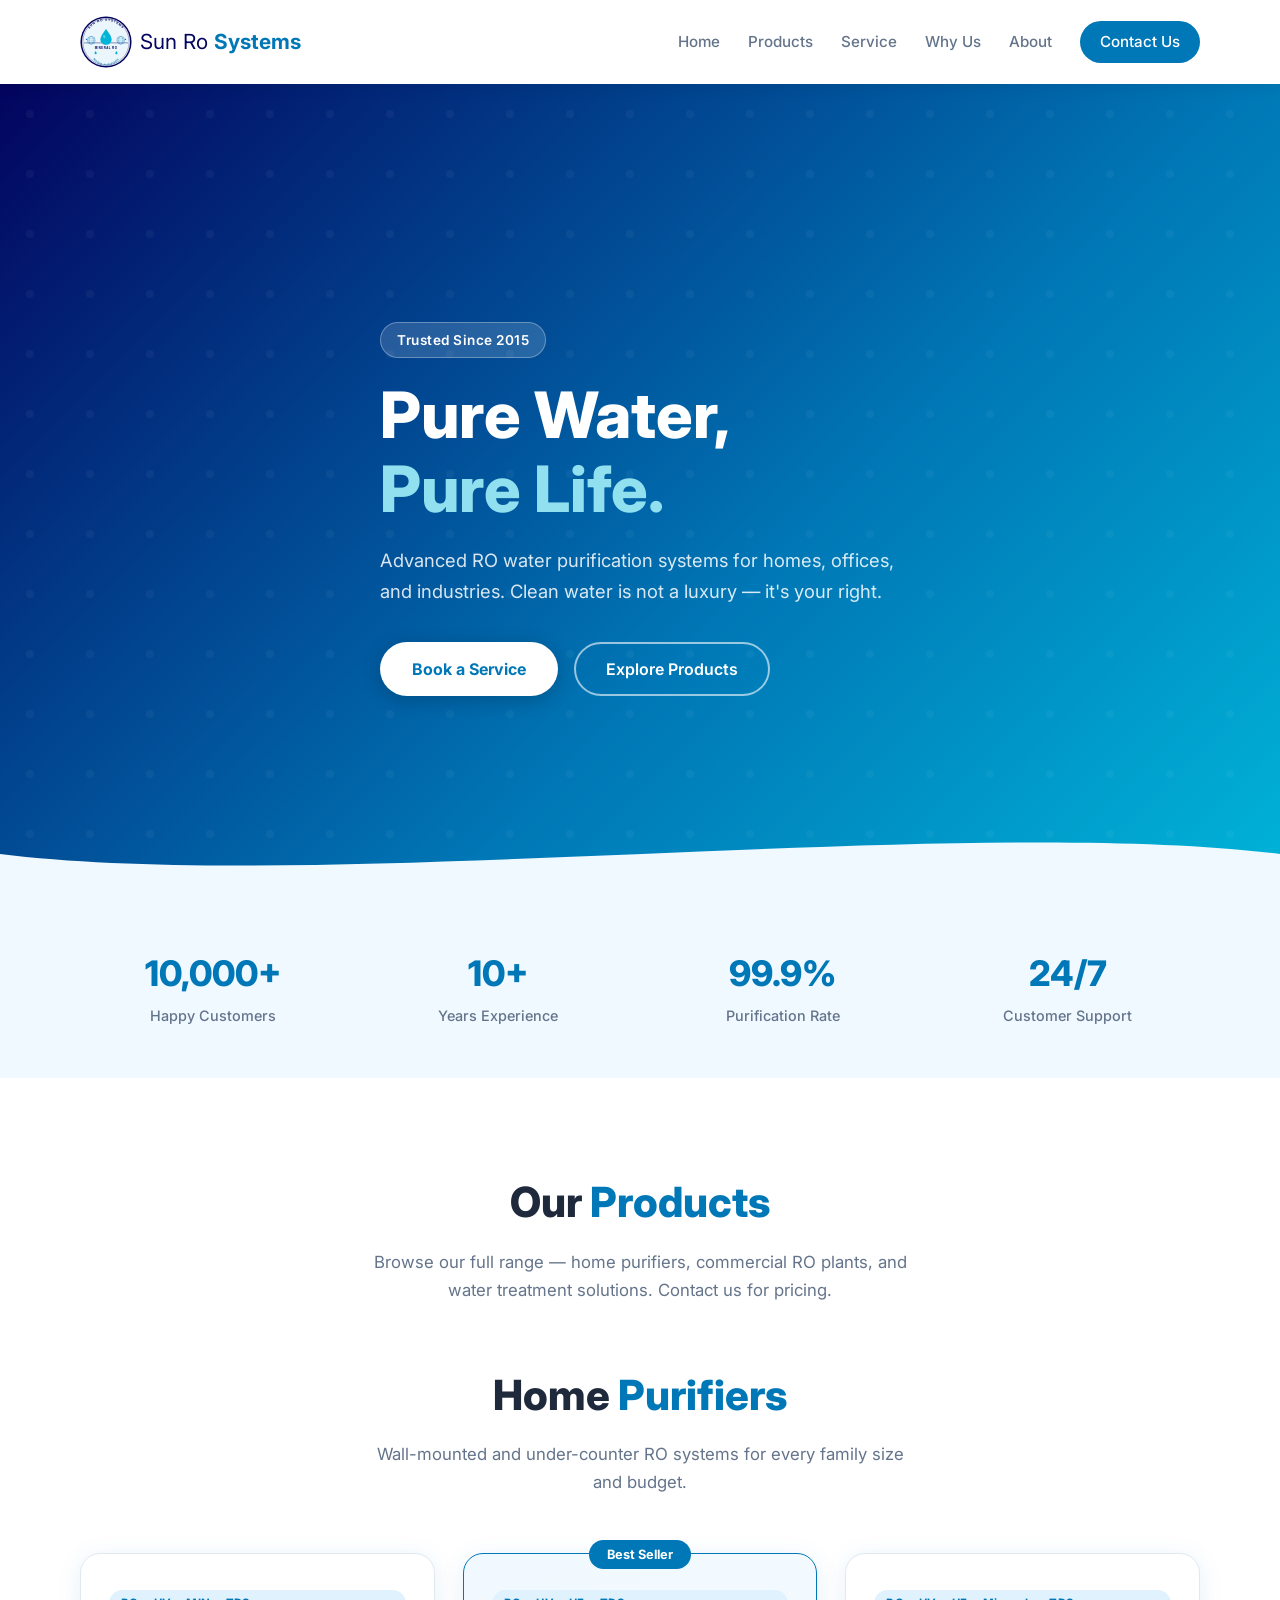
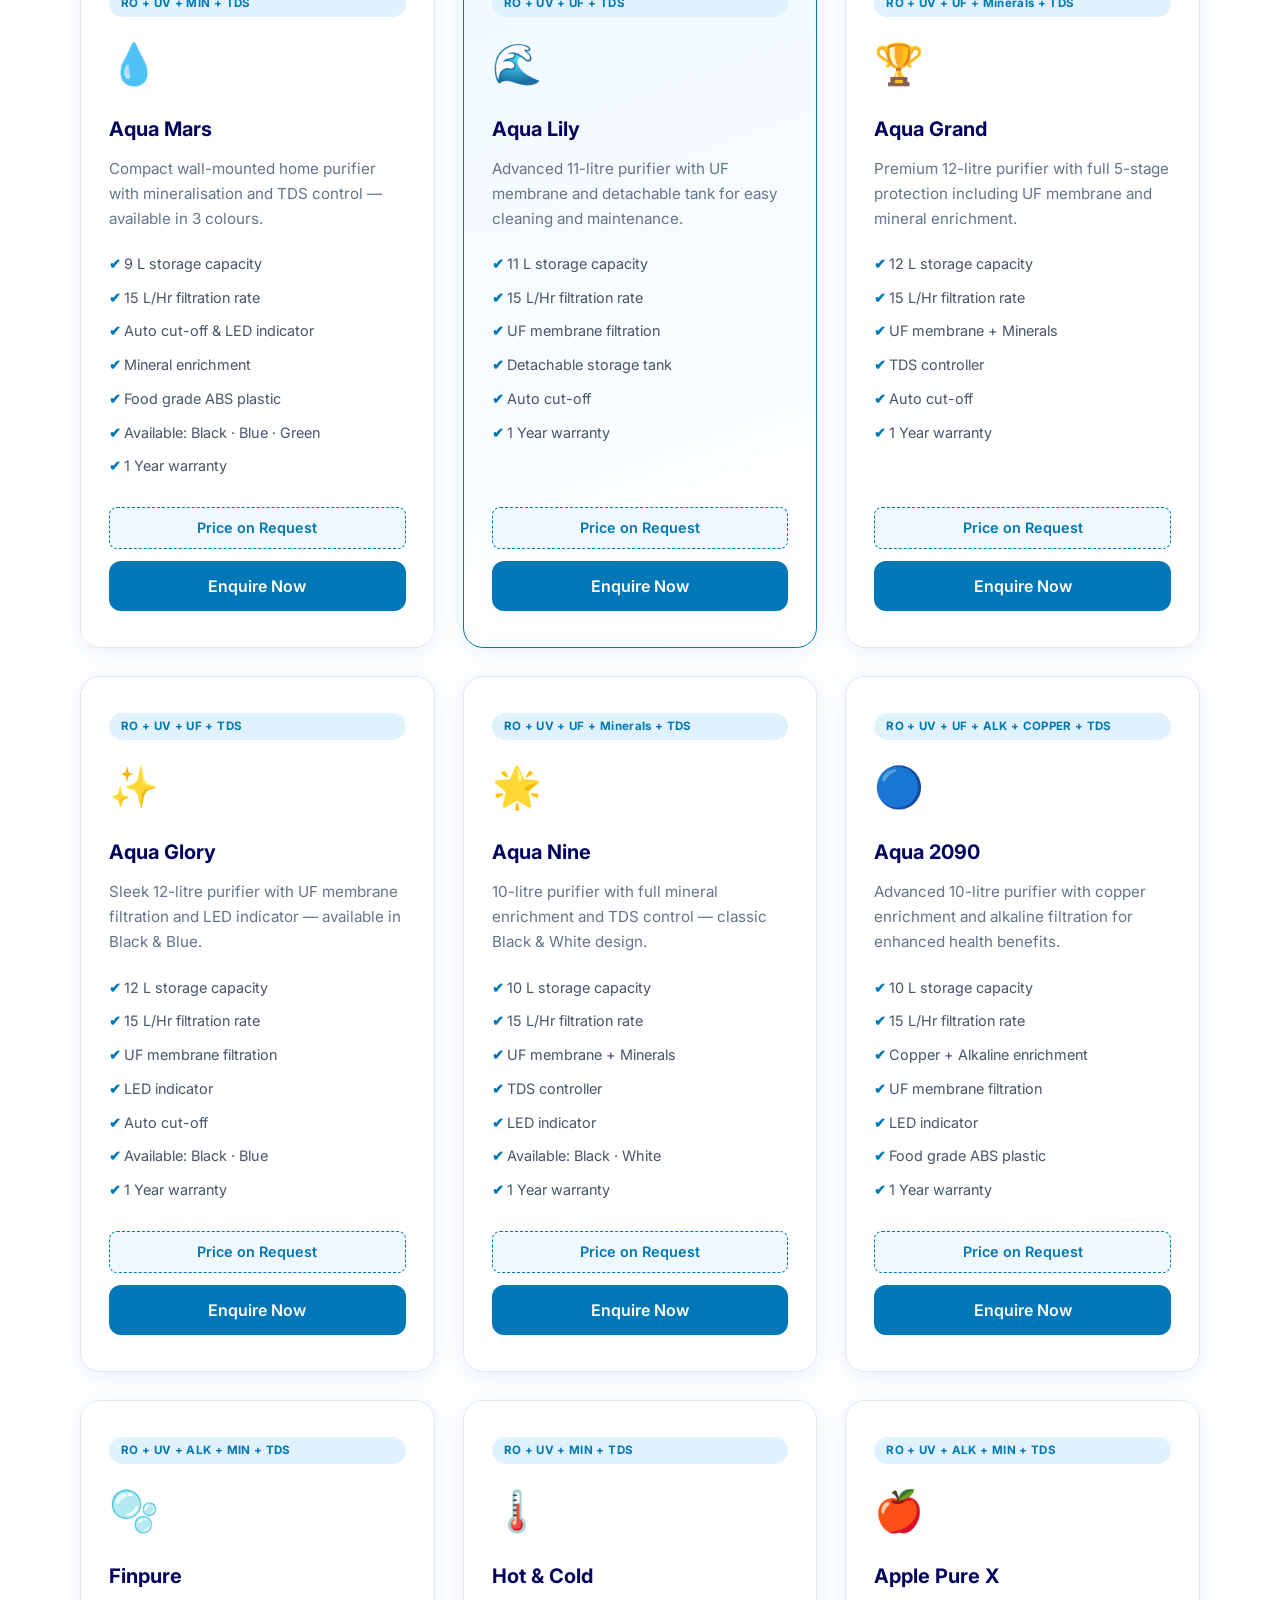
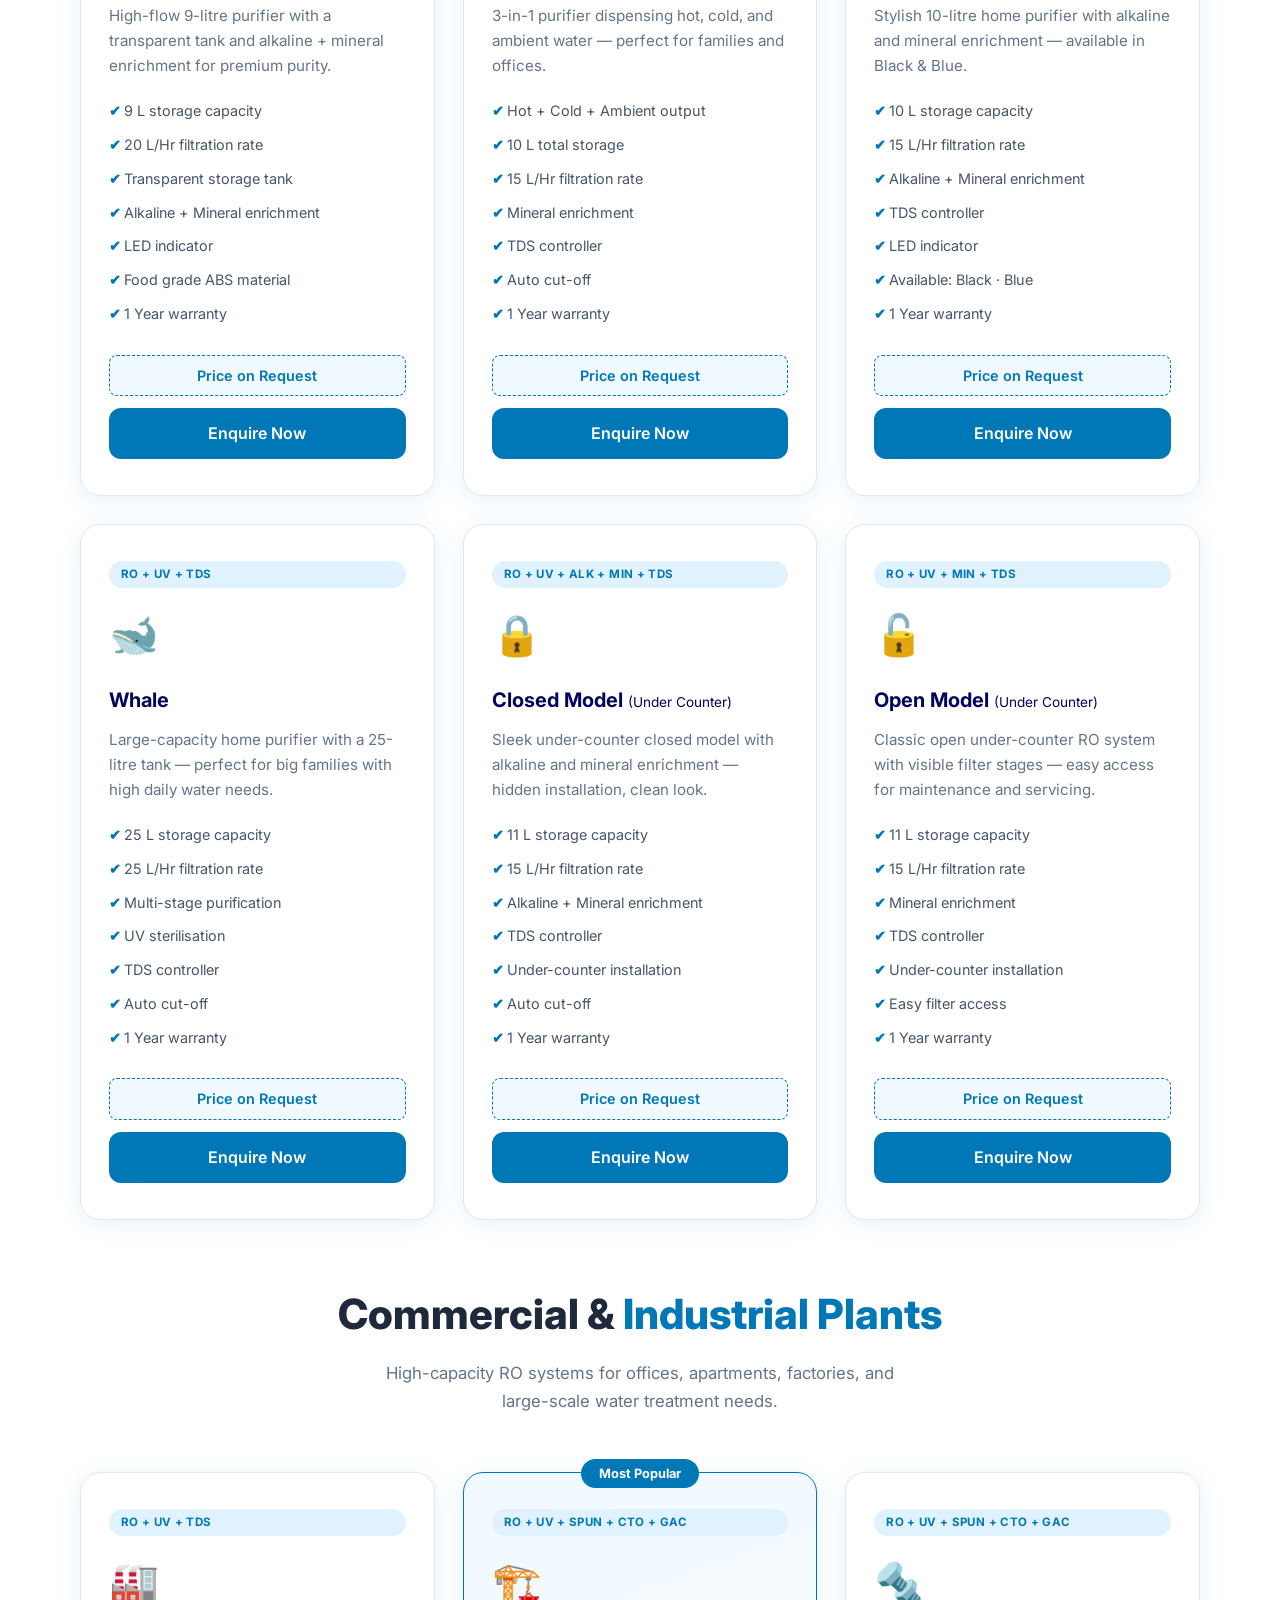
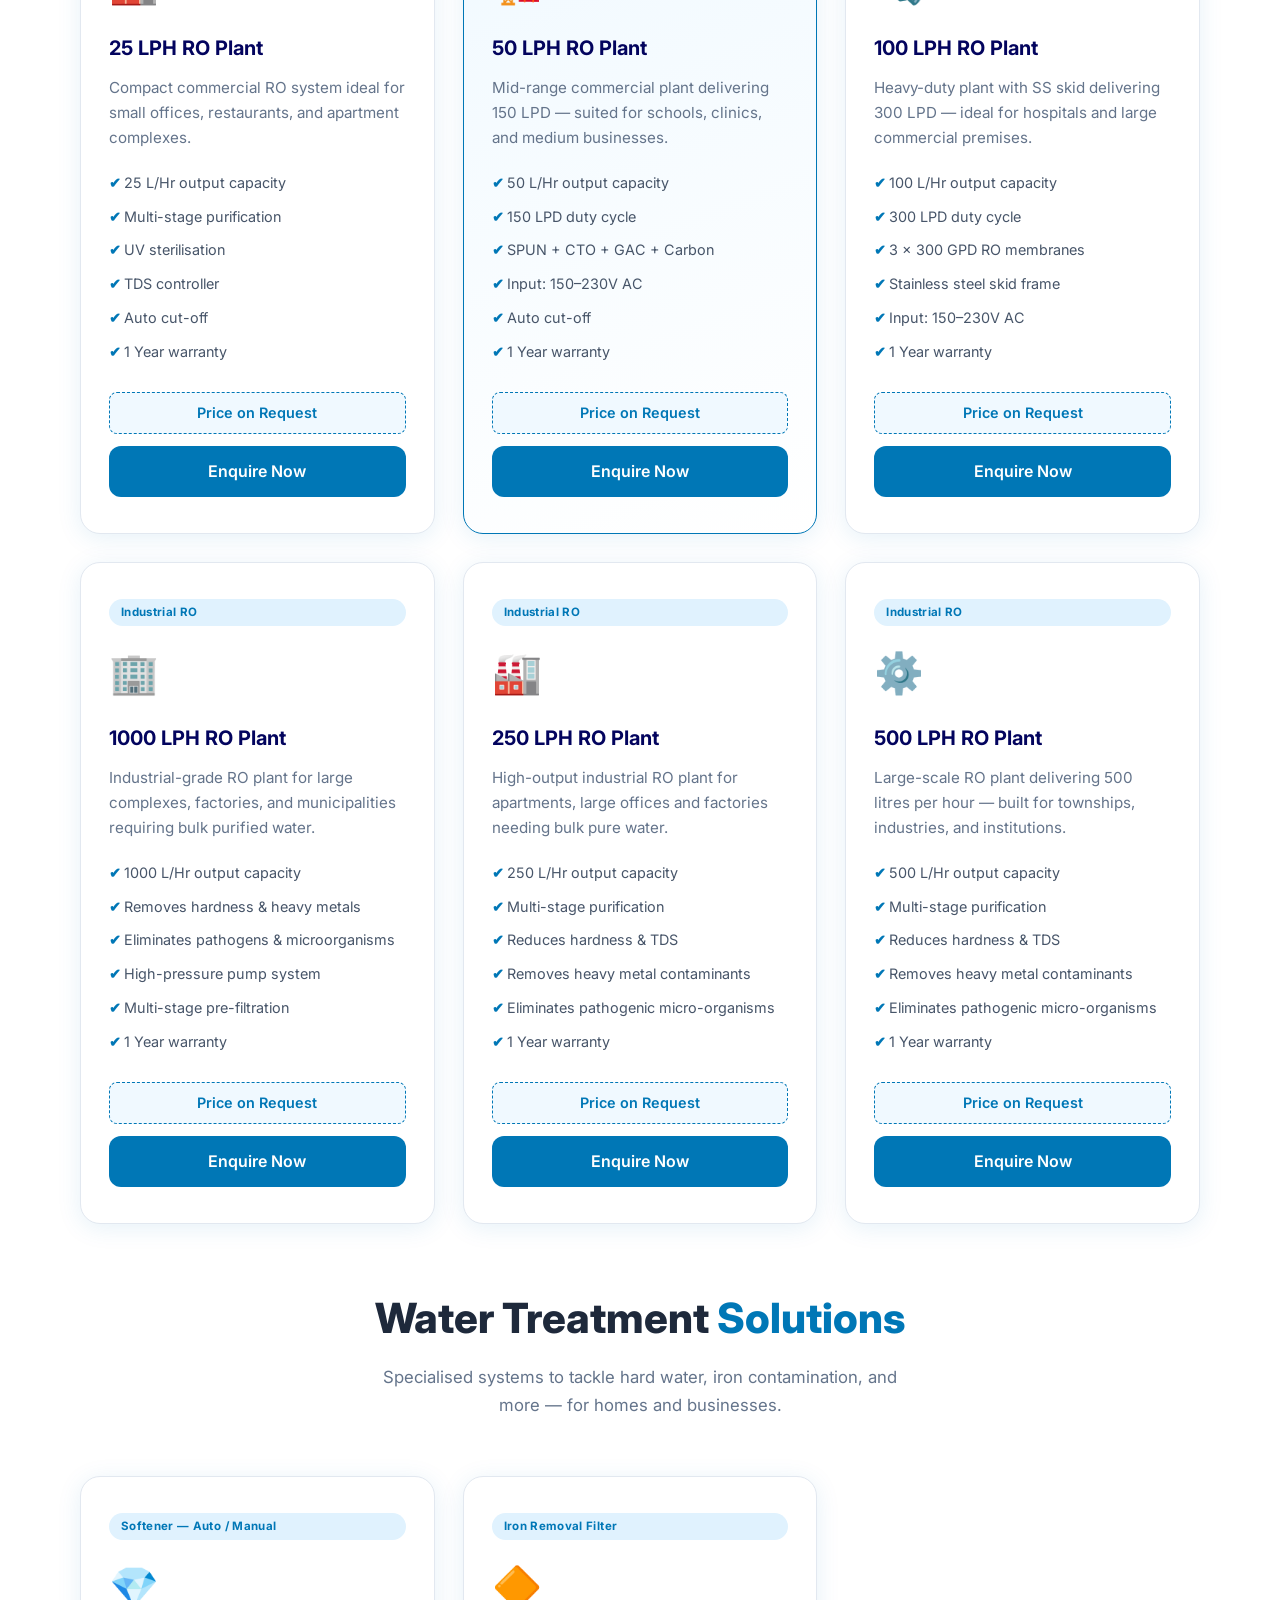
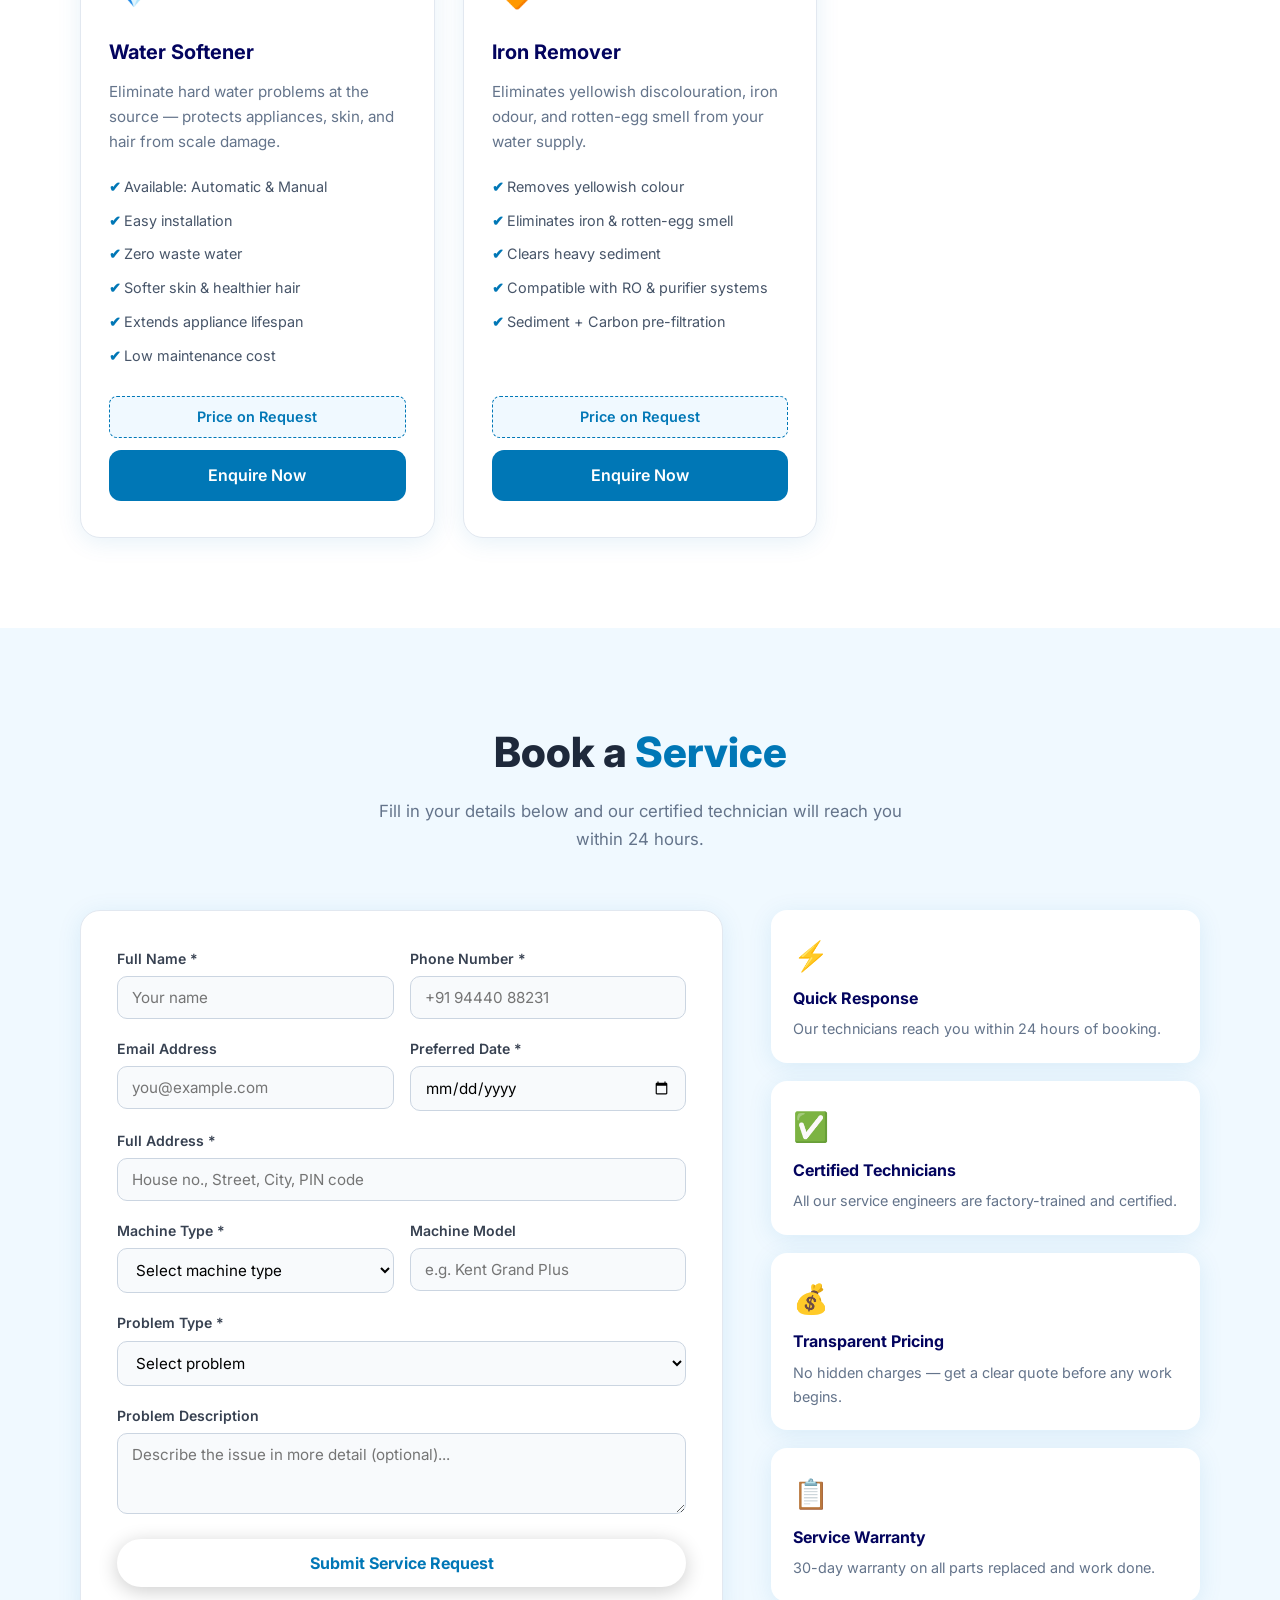
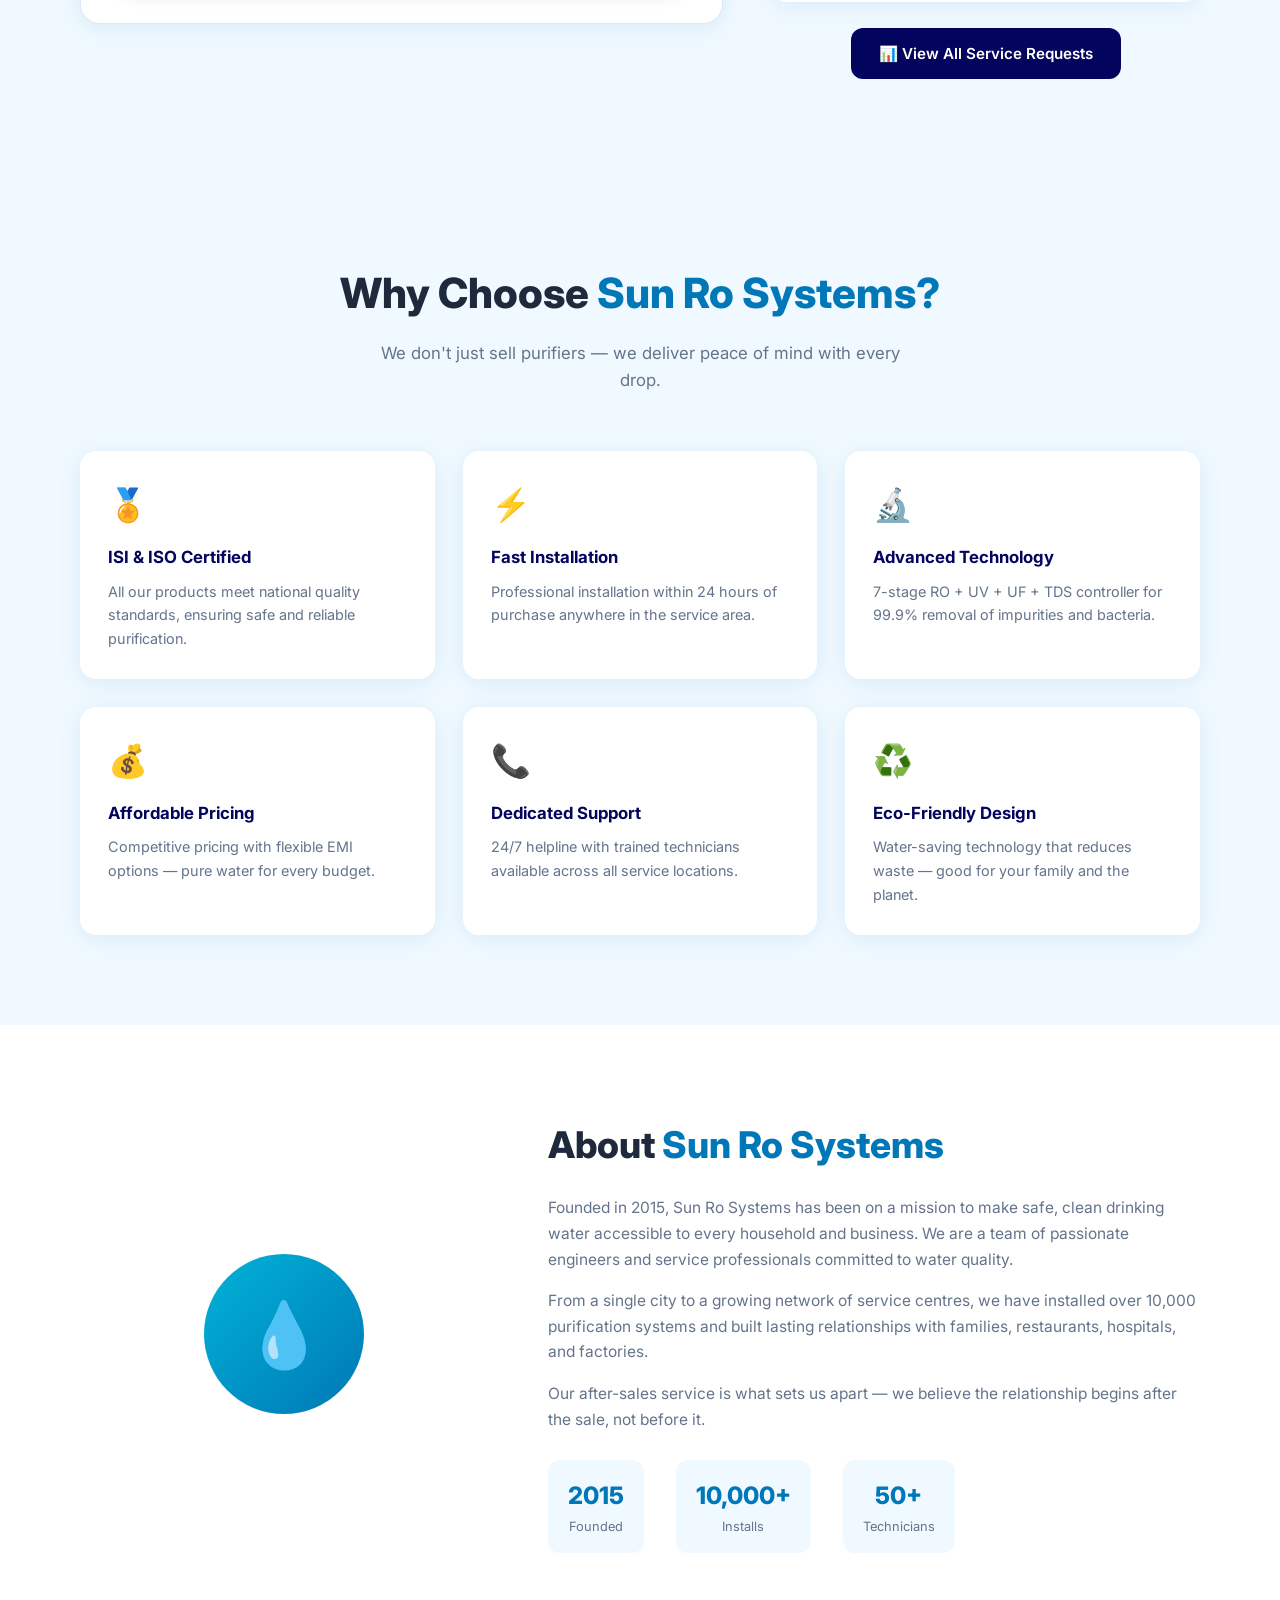
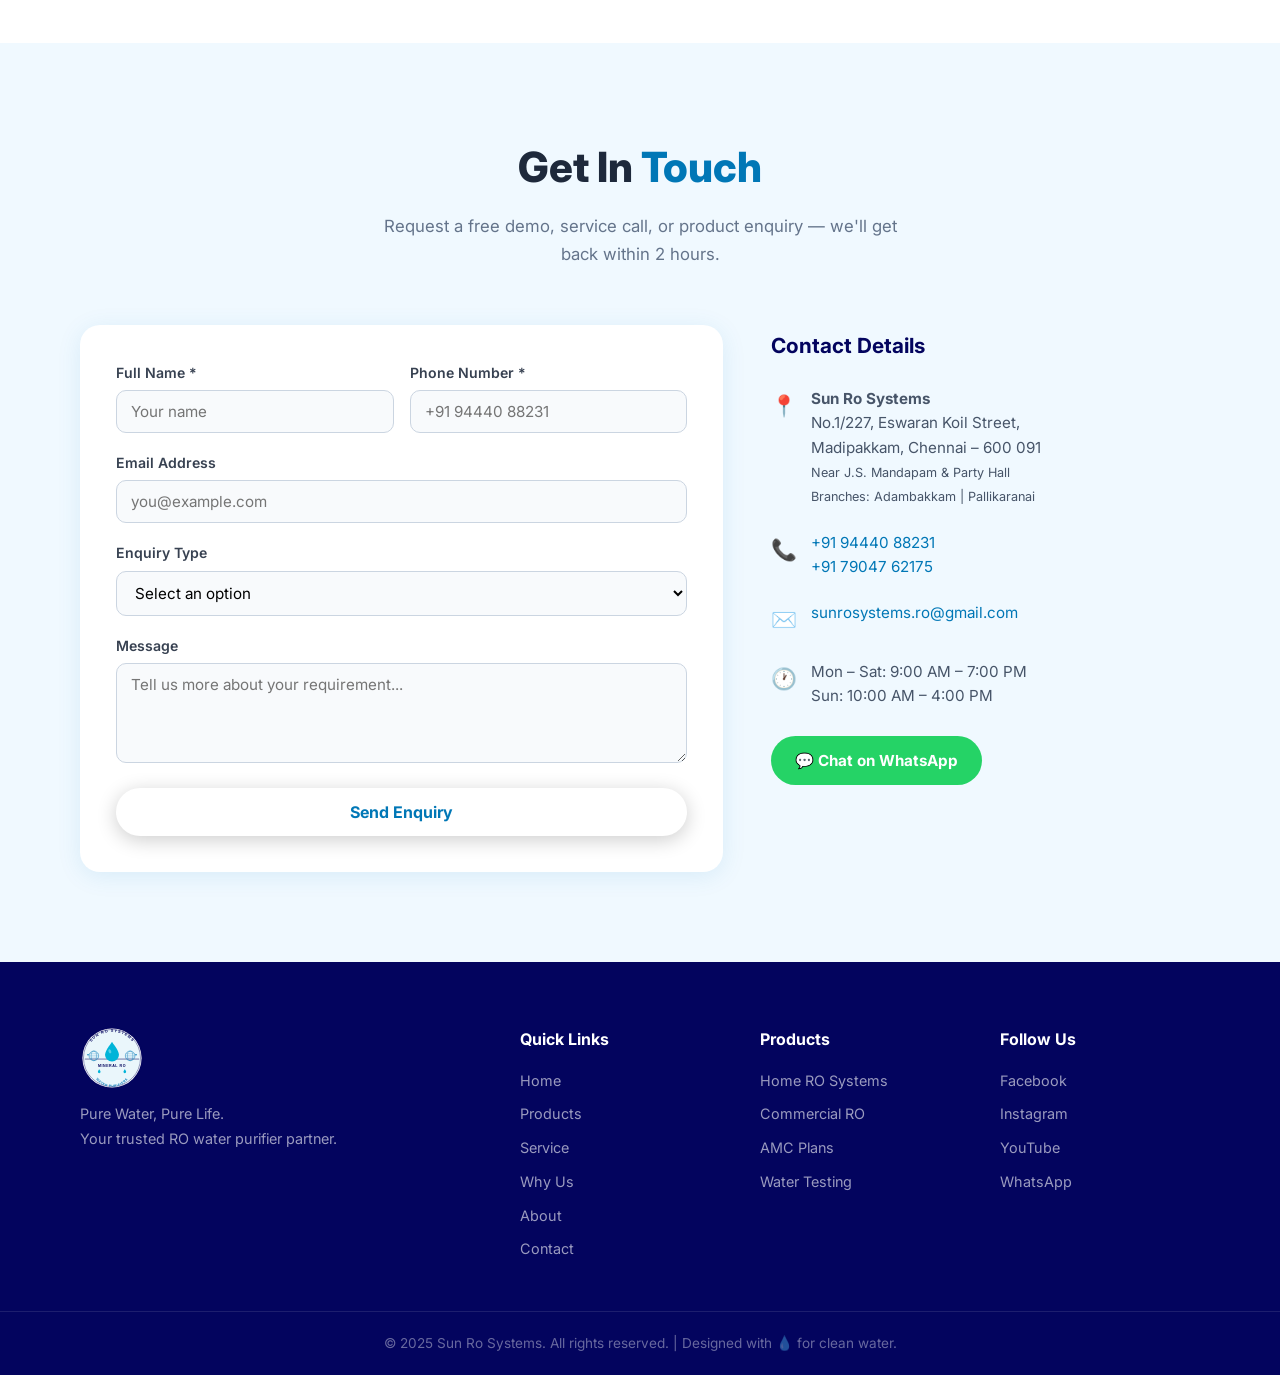
<file: index.html>
<!DOCTYPE html>
<html lang="en">
<head>
  <meta charset="UTF-8" />
  <meta name="viewport" content="width=device-width, initial-scale=1.0" />
  <meta name="description" content="Sun Ro Systems – Premium RO Water Purifiers for Home &amp; Commercial use. Pure Water, Pure Life." />
  <title>Sun Ro Systems | RO Water Purifiers</title>
  <link rel="stylesheet" href="style.css" />
  <link rel="preconnect" href="https://fonts.googleapis.com" />
  <link href="https://fonts.googleapis.com/css2?family=Inter:wght@300;400;600;700;800&display=swap" rel="stylesheet" />
</head>
<body>

  <!-- ===== NAVBAR ===== -->
  <header class="navbar">
    <div class="container nav-inner">
      <a href="#" class="logo">
        <img src="logo.svg" alt="Sun Ro Systems" class="logo-img" />
        <span class="logo-text">Sun Ro <strong>Systems</strong></span>
      </a>
      <nav class="nav-links">
        <a href="#home">Home</a>
        <a href="#products">Products</a>
        <a href="#service">Service</a>
        <a href="#why-us">Why Us</a>
        <a href="#about">About</a>
        <a href="#contact" class="btn-nav">Contact Us</a>
      </nav>
      <button class="hamburger" onclick="toggleMenu()" aria-label="Menu">&#9776;</button>
    </div>
    <div class="mobile-menu" id="mobileMenu">
      <a href="#home" onclick="toggleMenu()">Home</a>
      <a href="#products" onclick="toggleMenu()">Products</a>
      <a href="#service" onclick="toggleMenu()">Service</a>
      <a href="#why-us" onclick="toggleMenu()">Why Us</a>
      <a href="#about" onclick="toggleMenu()">About</a>
      <a href="#contact" onclick="toggleMenu()">Contact</a>
    </div>
  </header>

  <!-- ===== HERO ===== -->
  <section class="hero" id="home">
    <div class="hero-bg"></div>
    <div class="container hero-content">
      <span class="hero-badge">Trusted Since 2015</span>
      <h1>Pure Water,<br /><span class="accent">Pure Life.</span></h1>
      <p>Advanced RO water purification systems for homes, offices, and industries. Clean water is not a luxury — it's your right.</p>
      <div class="hero-cta">
        <a href="#service" class="btn-primary">Book a Service</a>
        <a href="#products" class="btn-outline">Explore Products</a>
      </div>
    </div>
    <div class="hero-wave">
      <svg viewBox="0 0 1440 120" xmlns="http://www.w3.org/2000/svg" preserveAspectRatio="none">
        <path d="M0,60 C360,120 1080,0 1440,60 L1440,120 L0,120 Z" fill="#f0f9ff"/>
      </svg>
    </div>
  </section>

  <!-- ===== STATS STRIP ===== -->
  <section class="stats-strip">
    <div class="container stats-grid">
      <div class="stat">
        <span class="stat-num">10,000+</span>
        <span class="stat-label">Happy Customers</span>
      </div>
      <div class="stat">
        <span class="stat-num">10+</span>
        <span class="stat-label">Years Experience</span>
      </div>
      <div class="stat">
        <span class="stat-num">99.9%</span>
        <span class="stat-label">Purification Rate</span>
      </div>
      <div class="stat">
        <span class="stat-num">24/7</span>
        <span class="stat-label">Customer Support</span>
      </div>
    </div>
  </section>

  <!-- ===== PRODUCTS ===== -->
  <section class="products" id="products">
    <div class="container">
      <div class="section-header">
        <h2>Our <span class="accent">Products</span></h2>
        <p>Browse our full range — home purifiers, commercial RO plants, and water treatment solutions. Contact us for pricing.</p>
      </div>

      <!-- ===== HOME PURIFIERS ===== -->
      <div class="section-header" style="margin-top:20px;">
        <h2>Home <span class="accent">Purifiers</span></h2>
        <p>Wall-mounted and under-counter RO systems for every family size and budget.</p>
      </div>
      <div class="product-grid">

        <div class="product-card">
          <span class="product-tag">RO + UV + MIN + TDS</span>
          <div class="product-icon">💧</div>
          <h3>Aqua Mars</h3>
          <p>Compact wall-mounted home purifier with mineralisation and TDS control — available in 3 colours.</p>
          <ul>
            <li>9 L storage capacity</li>
            <li>15 L/Hr filtration rate</li>
            <li>Auto cut-off &amp; LED indicator</li>
            <li>Mineral enrichment</li>
            <li>Food grade ABS plastic</li>
            <li>Available: Black · Blue · Green</li>
            <li>1 Year warranty</li>
          </ul>
          <div class="price-tag">Price on Request</div>
          <a href="#contact" class="btn-card">Enquire Now</a>
        </div>

        <div class="product-card featured">
          <div class="badge-popular">Best Seller</div>
          <span class="product-tag">RO + UV + UF + TDS</span>
          <div class="product-icon">🌊</div>
          <h3>Aqua Lily</h3>
          <p>Advanced 11-litre purifier with UF membrane and detachable tank for easy cleaning and maintenance.</p>
          <ul>
            <li>11 L storage capacity</li>
            <li>15 L/Hr filtration rate</li>
            <li>UF membrane filtration</li>
            <li>Detachable storage tank</li>
            <li>Auto cut-off</li>
            <li>1 Year warranty</li>
          </ul>
          <div class="price-tag">Price on Request</div>
          <a href="#contact" class="btn-card">Enquire Now</a>
        </div>

        <div class="product-card">
          <span class="product-tag">RO + UV + UF + Minerals + TDS</span>
          <div class="product-icon">🏆</div>
          <h3>Aqua Grand</h3>
          <p>Premium 12-litre purifier with full 5-stage protection including UF membrane and mineral enrichment.</p>
          <ul>
            <li>12 L storage capacity</li>
            <li>15 L/Hr filtration rate</li>
            <li>UF membrane + Minerals</li>
            <li>TDS controller</li>
            <li>Auto cut-off</li>
            <li>1 Year warranty</li>
          </ul>
          <div class="price-tag">Price on Request</div>
          <a href="#contact" class="btn-card">Enquire Now</a>
        </div>

        <div class="product-card">
          <span class="product-tag">RO + UV + UF + TDS</span>
          <div class="product-icon">✨</div>
          <h3>Aqua Glory</h3>
          <p>Sleek 12-litre purifier with UF membrane filtration and LED indicator — available in Black &amp; Blue.</p>
          <ul>
            <li>12 L storage capacity</li>
            <li>15 L/Hr filtration rate</li>
            <li>UF membrane filtration</li>
            <li>LED indicator</li>
            <li>Auto cut-off</li>
            <li>Available: Black · Blue</li>
            <li>1 Year warranty</li>
          </ul>
          <div class="price-tag">Price on Request</div>
          <a href="#contact" class="btn-card">Enquire Now</a>
        </div>

        <div class="product-card">
          <span class="product-tag">RO + UV + UF + Minerals + TDS</span>
          <div class="product-icon">🌟</div>
          <h3>Aqua Nine</h3>
          <p>10-litre purifier with full mineral enrichment and TDS control — classic Black &amp; White design.</p>
          <ul>
            <li>10 L storage capacity</li>
            <li>15 L/Hr filtration rate</li>
            <li>UF membrane + Minerals</li>
            <li>TDS controller</li>
            <li>LED indicator</li>
            <li>Available: Black · White</li>
            <li>1 Year warranty</li>
          </ul>
          <div class="price-tag">Price on Request</div>
          <a href="#contact" class="btn-card">Enquire Now</a>
        </div>

        <div class="product-card">
          <span class="product-tag">RO + UV + UF + ALK + COPPER + TDS</span>
          <div class="product-icon">🔵</div>
          <h3>Aqua 2090</h3>
          <p>Advanced 10-litre purifier with copper enrichment and alkaline filtration for enhanced health benefits.</p>
          <ul>
            <li>10 L storage capacity</li>
            <li>15 L/Hr filtration rate</li>
            <li>Copper + Alkaline enrichment</li>
            <li>UF membrane filtration</li>
            <li>LED indicator</li>
            <li>Food grade ABS plastic</li>
            <li>1 Year warranty</li>
          </ul>
          <div class="price-tag">Price on Request</div>
          <a href="#contact" class="btn-card">Enquire Now</a>
        </div>

        <div class="product-card">
          <span class="product-tag">RO + UV + ALK + MIN + TDS</span>
          <div class="product-icon">🫧</div>
          <h3>Finpure</h3>
          <p>High-flow 9-litre purifier with a transparent tank and alkaline + mineral enrichment for premium purity.</p>
          <ul>
            <li>9 L storage capacity</li>
            <li>20 L/Hr filtration rate</li>
            <li>Transparent storage tank</li>
            <li>Alkaline + Mineral enrichment</li>
            <li>LED indicator</li>
            <li>Food grade ABS material</li>
            <li>1 Year warranty</li>
          </ul>
          <div class="price-tag">Price on Request</div>
          <a href="#contact" class="btn-card">Enquire Now</a>
        </div>

        <div class="product-card">
          <span class="product-tag">RO + UV + MIN + TDS</span>
          <div class="product-icon">🌡️</div>
          <h3>Hot &amp; Cold</h3>
          <p>3-in-1 purifier dispensing hot, cold, and ambient water — perfect for families and offices.</p>
          <ul>
            <li>Hot + Cold + Ambient output</li>
            <li>10 L total storage</li>
            <li>15 L/Hr filtration rate</li>
            <li>Mineral enrichment</li>
            <li>TDS controller</li>
            <li>Auto cut-off</li>
            <li>1 Year warranty</li>
          </ul>
          <div class="price-tag">Price on Request</div>
          <a href="#contact" class="btn-card">Enquire Now</a>
        </div>

        <div class="product-card">
          <span class="product-tag">RO + UV + ALK + MIN + TDS</span>
          <div class="product-icon">🍎</div>
          <h3>Apple Pure X</h3>
          <p>Stylish 10-litre home purifier with alkaline and mineral enrichment — available in Black &amp; Blue.</p>
          <ul>
            <li>10 L storage capacity</li>
            <li>15 L/Hr filtration rate</li>
            <li>Alkaline + Mineral enrichment</li>
            <li>TDS controller</li>
            <li>LED indicator</li>
            <li>Available: Black · Blue</li>
            <li>1 Year warranty</li>
          </ul>
          <div class="price-tag">Price on Request</div>
          <a href="#contact" class="btn-card">Enquire Now</a>
        </div>

        <div class="product-card">
          <span class="product-tag">RO + UV + TDS</span>
          <div class="product-icon">🐋</div>
          <h3>Whale</h3>
          <p>Large-capacity home purifier with a 25-litre tank — perfect for big families with high daily water needs.</p>
          <ul>
            <li>25 L storage capacity</li>
            <li>25 L/Hr filtration rate</li>
            <li>Multi-stage purification</li>
            <li>UV sterilisation</li>
            <li>TDS controller</li>
            <li>Auto cut-off</li>
            <li>1 Year warranty</li>
          </ul>
          <div class="price-tag">Price on Request</div>
          <a href="#contact" class="btn-card">Enquire Now</a>
        </div>

        <div class="product-card">
          <span class="product-tag">RO + UV + ALK + MIN + TDS</span>
          <div class="product-icon">🔒</div>
          <h3>Closed Model <small style="font-weight:400;font-size:.85rem;">(Under Counter)</small></h3>
          <p>Sleek under-counter closed model with alkaline and mineral enrichment — hidden installation, clean look.</p>
          <ul>
            <li>11 L storage capacity</li>
            <li>15 L/Hr filtration rate</li>
            <li>Alkaline + Mineral enrichment</li>
            <li>TDS controller</li>
            <li>Under-counter installation</li>
            <li>Auto cut-off</li>
            <li>1 Year warranty</li>
          </ul>
          <div class="price-tag">Price on Request</div>
          <a href="#contact" class="btn-card">Enquire Now</a>
        </div>

        <div class="product-card">
          <span class="product-tag">RO + UV + MIN + TDS</span>
          <div class="product-icon">🔓</div>
          <h3>Open Model <small style="font-weight:400;font-size:.85rem;">(Under Counter)</small></h3>
          <p>Classic open under-counter RO system with visible filter stages — easy access for maintenance and servicing.</p>
          <ul>
            <li>11 L storage capacity</li>
            <li>15 L/Hr filtration rate</li>
            <li>Mineral enrichment</li>
            <li>TDS controller</li>
            <li>Under-counter installation</li>
            <li>Easy filter access</li>
            <li>1 Year warranty</li>
          </ul>
          <div class="price-tag">Price on Request</div>
          <a href="#contact" class="btn-card">Enquire Now</a>
        </div>

      </div>

      <!-- ===== COMMERCIAL & INDUSTRIAL PLANTS ===== -->
      <div class="section-header" style="margin-top:60px;">
        <h2>Commercial &amp; <span class="accent">Industrial Plants</span></h2>
        <p>High-capacity RO systems for offices, apartments, factories, and large-scale water treatment needs.</p>
      </div>
      <div class="product-grid">

        <div class="product-card">
          <span class="product-tag">RO + UV + TDS</span>
          <div class="product-icon">🏭</div>
          <h3>25 LPH RO Plant</h3>
          <p>Compact commercial RO system ideal for small offices, restaurants, and apartment complexes.</p>
          <ul>
            <li>25 L/Hr output capacity</li>
            <li>Multi-stage purification</li>
            <li>UV sterilisation</li>
            <li>TDS controller</li>
            <li>Auto cut-off</li>
            <li>1 Year warranty</li>
          </ul>
          <div class="price-tag">Price on Request</div>
          <a href="#contact" class="btn-card">Enquire Now</a>
        </div>

        <div class="product-card featured">
          <div class="badge-popular">Most Popular</div>
          <span class="product-tag">RO + UV + SPUN + CTO + GAC</span>
          <div class="product-icon">🏗️</div>
          <h3>50 LPH RO Plant</h3>
          <p>Mid-range commercial plant delivering 150 LPD — suited for schools, clinics, and medium businesses.</p>
          <ul>
            <li>50 L/Hr output capacity</li>
            <li>150 LPD duty cycle</li>
            <li>SPUN + CTO + GAC + Carbon</li>
            <li>Input: 150–230V AC</li>
            <li>Auto cut-off</li>
            <li>1 Year warranty</li>
          </ul>
          <div class="price-tag">Price on Request</div>
          <a href="#contact" class="btn-card">Enquire Now</a>
        </div>

        <div class="product-card">
          <span class="product-tag">RO + UV + SPUN + CTO + GAC</span>
          <div class="product-icon">🔩</div>
          <h3>100 LPH RO Plant</h3>
          <p>Heavy-duty plant with SS skid delivering 300 LPD — ideal for hospitals and large commercial premises.</p>
          <ul>
            <li>100 L/Hr output capacity</li>
            <li>300 LPD duty cycle</li>
            <li>3 × 300 GPD RO membranes</li>
            <li>Stainless steel skid frame</li>
            <li>Input: 150–230V AC</li>
            <li>1 Year warranty</li>
          </ul>
          <div class="price-tag">Price on Request</div>
          <a href="#contact" class="btn-card">Enquire Now</a>
        </div>

        <div class="product-card">
          <span class="product-tag">Industrial RO</span>
          <div class="product-icon">🏢</div>
          <h3>1000 LPH RO Plant</h3>
          <p>Industrial-grade RO plant for large complexes, factories, and municipalities requiring bulk purified water.</p>
          <ul>
            <li>1000 L/Hr output capacity</li>
            <li>Removes hardness &amp; heavy metals</li>
            <li>Eliminates pathogens &amp; microorganisms</li>
            <li>High-pressure pump system</li>
            <li>Multi-stage pre-filtration</li>
            <li>1 Year warranty</li>
          </ul>
          <div class="price-tag">Price on Request</div>
          <a href="#contact" class="btn-card">Enquire Now</a>
        </div>

        <div class="product-card">
          <span class="product-tag">Industrial RO</span>
          <div class="product-icon">🏭</div>
          <h3>250 LPH RO Plant</h3>
          <p>High-output industrial RO plant for apartments, large offices and factories needing bulk pure water.</p>
          <ul>
            <li>250 L/Hr output capacity</li>
            <li>Multi-stage purification</li>
            <li>Reduces hardness &amp; TDS</li>
            <li>Removes heavy metal contaminants</li>
            <li>Eliminates pathogenic micro-organisms</li>
            <li>1 Year warranty</li>
          </ul>
          <div class="price-tag">Price on Request</div>
          <a href="#contact" class="btn-card">Enquire Now</a>
        </div>

        <div class="product-card">
          <span class="product-tag">Industrial RO</span>
          <div class="product-icon">⚙️</div>
          <h3>500 LPH RO Plant</h3>
          <p>Large-scale RO plant delivering 500 litres per hour — built for townships, industries, and institutions.</p>
          <ul>
            <li>500 L/Hr output capacity</li>
            <li>Multi-stage purification</li>
            <li>Reduces hardness &amp; TDS</li>
            <li>Removes heavy metal contaminants</li>
            <li>Eliminates pathogenic micro-organisms</li>
            <li>1 Year warranty</li>
          </ul>
          <div class="price-tag">Price on Request</div>
          <a href="#contact" class="btn-card">Enquire Now</a>
        </div>

      </div>

      <!-- ===== WATER TREATMENT SOLUTIONS ===== -->
      <div class="section-header" style="margin-top:60px;">
        <h2>Water Treatment <span class="accent">Solutions</span></h2>
        <p>Specialised systems to tackle hard water, iron contamination, and more — for homes and businesses.</p>
      </div>
      <div class="product-grid">

        <div class="product-card">
          <span class="product-tag">Softener — Auto / Manual</span>
          <div class="product-icon">💎</div>
          <h3>Water Softener</h3>
          <p>Eliminate hard water problems at the source — protects appliances, skin, and hair from scale damage.</p>
          <ul>
            <li>Available: Automatic &amp; Manual</li>
            <li>Easy installation</li>
            <li>Zero waste water</li>
            <li>Softer skin &amp; healthier hair</li>
            <li>Extends appliance lifespan</li>
            <li>Low maintenance cost</li>
          </ul>
          <div class="price-tag">Price on Request</div>
          <a href="#contact" class="btn-card">Enquire Now</a>
        </div>

        <div class="product-card">
          <span class="product-tag">Iron Removal Filter</span>
          <div class="product-icon">🔶</div>
          <h3>Iron Remover</h3>
          <p>Eliminates yellowish discolouration, iron odour, and rotten-egg smell from your water supply.</p>
          <ul>
            <li>Removes yellowish colour</li>
            <li>Eliminates iron &amp; rotten-egg smell</li>
            <li>Clears heavy sediment</li>
            <li>Compatible with RO &amp; purifier systems</li>
            <li>Sediment + Carbon pre-filtration</li>
          </ul>
          <div class="price-tag">Price on Request</div>
          <a href="#contact" class="btn-card">Enquire Now</a>
        </div>

      </div>
    </div>
  </section>

  <!-- ===== SERVICE REQUEST ===== -->
  <section class="service-request" id="service">
    <div class="container">
      <div class="section-header">
        <h2>Book a <span class="accent">Service</span></h2>
        <p>Fill in your details below and our certified technician will reach you within 24 hours.</p>
      </div>
      <div class="service-wrap">

        <form class="service-form" onsubmit="handleServiceSubmit(event)">
          <div class="form-row">
            <div class="form-group">
              <label for="svc-name">Full Name *</label>
              <input type="text" id="svc-name" placeholder="Your name" required />
            </div>
            <div class="form-group">
              <label for="svc-phone">Phone Number *</label>
              <input type="tel" id="svc-phone" placeholder="+91 94440 88231" required />
            </div>
          </div>
          <div class="form-row">
            <div class="form-group">
              <label for="svc-email">Email Address</label>
              <input type="email" id="svc-email" placeholder="you@example.com" />
            </div>
            <div class="form-group">
              <label for="svc-date">Preferred Date *</label>
              <input type="date" id="svc-date" required />
            </div>
          </div>
          <div class="form-group">
            <label for="svc-address">Full Address *</label>
            <input type="text" id="svc-address" placeholder="House no., Street, City, PIN code" required />
          </div>
          <div class="form-row">
            <div class="form-group">
              <label for="svc-machine">Machine Type *</label>
              <select id="svc-machine" required>
                <option value="">Select machine type</option>
                <option>Home RO System</option>
                <option>Commercial RO System</option>
                <option>Other</option>
              </select>
            </div>
            <div class="form-group">
              <label for="svc-model">Machine Model</label>
              <input type="text" id="svc-model" placeholder="e.g. Kent Grand Plus" />
            </div>
          </div>
          <div class="form-group">
            <label for="svc-problem">Problem Type *</label>
            <select id="svc-problem" required>
              <option value="">Select problem</option>
              <option>No Water Output</option>
              <option>Low Water Flow</option>
              <option>Bad Taste / Smell</option>
              <option>Water Leakage</option>
              <option>Unusual Noise</option>
              <option>Filter Replacement</option>
              <option>General Service / Maintenance</option>
              <option>Di-installation</option>
              <option>Re-installation</option>
              <option>Other</option>
            </select>
          </div>
          <div class="form-group">
            <label for="svc-desc">Problem Description</label>
            <textarea id="svc-desc" rows="3" placeholder="Describe the issue in more detail (optional)..."></textarea>
          </div>
          <!-- honeypot: hidden from humans, filled by bots -->
          <input type="text" id="hp-svc" name="company" tabindex="-1" autocomplete="off"
                 aria-hidden="true" style="position:absolute;left:-9999px;opacity:0;height:0;width:0;" />
          <button type="submit" class="btn-primary full-width">Submit Service Request</button>
          <div class="form-success" id="svcSuccess">
            ✅ Service request submitted! Our technician will contact you within 24 hours.
          </div>
        </form>

        <div class="service-info">
          <div class="svc-highlight">
            <div class="svc-icon">⚡</div>
            <h4>Quick Response</h4>
            <p>Our technicians reach you within 24 hours of booking.</p>
          </div>
          <div class="svc-highlight">
            <div class="svc-icon">✅</div>
            <h4>Certified Technicians</h4>
            <p>All our service engineers are factory-trained and certified.</p>
          </div>
          <div class="svc-highlight">
            <div class="svc-icon">💰</div>
            <h4>Transparent Pricing</h4>
            <p>No hidden charges — get a clear quote before any work begins.</p>
          </div>
          <div class="svc-highlight">
            <div class="svc-icon">📋</div>
            <h4>Service Warranty</h4>
            <p>30-day warranty on all parts replaced and work done.</p>
          </div>
          <div class="svc-admin-link">
            <a href="admin.html" class="btn-admin">📊 View All Service Requests</a>
          </div>
        </div>

      </div>
    </div>
  </section>

  <!-- ===== WHY US ===== -->
  <section class="why-us" id="why-us">
    <div class="container">
      <div class="section-header">
        <h2>Why Choose <span class="accent">Sun Ro Systems?</span></h2>
        <p>We don't just sell purifiers — we deliver peace of mind with every drop.</p>
      </div>
      <div class="features-grid">
        <div class="feature">
          <div class="feature-icon">🏅</div>
          <h4>ISI &amp; ISO Certified</h4>
          <p>All our products meet national quality standards, ensuring safe and reliable purification.</p>
        </div>
        <div class="feature">
          <div class="feature-icon">⚡</div>
          <h4>Fast Installation</h4>
          <p>Professional installation within 24 hours of purchase anywhere in the service area.</p>
        </div>
        <div class="feature">
          <div class="feature-icon">🔬</div>
          <h4>Advanced Technology</h4>
          <p>7-stage RO + UV + UF + TDS controller for 99.9% removal of impurities and bacteria.</p>
        </div>
        <div class="feature">
          <div class="feature-icon">💰</div>
          <h4>Affordable Pricing</h4>
          <p>Competitive pricing with flexible EMI options — pure water for every budget.</p>
        </div>
        <div class="feature">
          <div class="feature-icon">📞</div>
          <h4>Dedicated Support</h4>
          <p>24/7 helpline with trained technicians available across all service locations.</p>
        </div>
        <div class="feature">
          <div class="feature-icon">♻️</div>
          <h4>Eco-Friendly Design</h4>
          <p>Water-saving technology that reduces waste — good for your family and the planet.</p>
        </div>
      </div>
    </div>
  </section>

  <!-- ===== ABOUT ===== -->
  <section class="about" id="about">
    <div class="container about-inner">
      <div class="about-visual">
        <div class="drop-animation">
          <div class="drop-circle"></div>
          <div class="ripple r1"></div>
          <div class="ripple r2"></div>
          <div class="ripple r3"></div>
          <span class="drop-emoji">💧</span>
        </div>
      </div>
      <div class="about-text">
        <h2>About <span class="accent">Sun Ro Systems</span></h2>
        <p>Founded in 2015, Sun Ro Systems has been on a mission to make safe, clean drinking water accessible to every household and business. We are a team of passionate engineers and service professionals committed to water quality.</p>
        <p>From a single city to a growing network of service centres, we have installed over 10,000 purification systems and built lasting relationships with families, restaurants, hospitals, and factories.</p>
        <p>Our after-sales service is what sets us apart — we believe the relationship begins after the sale, not before it.</p>
        <div class="about-highlights">
          <div class="highlight"><strong>2015</strong><span>Founded</span></div>
          <div class="highlight"><strong>10,000+</strong><span>Installs</span></div>
          <div class="highlight"><strong>50+</strong><span>Technicians</span></div>
        </div>
      </div>
    </div>
  </section>

  <!-- ===== CONTACT ===== -->
  <section class="contact" id="contact">
    <div class="container">
      <div class="section-header">
        <h2>Get In <span class="accent">Touch</span></h2>
        <p>Request a free demo, service call, or product enquiry — we'll get back within 2 hours.</p>
      </div>
      <div class="contact-wrap">
        <form class="contact-form" onsubmit="handleSubmit(event)">
          <div class="form-row">
            <div class="form-group">
              <label for="name">Full Name *</label>
              <input type="text" id="name" placeholder="Your name" required />
            </div>
            <div class="form-group">
              <label for="phone">Phone Number *</label>
              <input type="tel" id="phone" placeholder="+91 94440 88231" required />
            </div>
          </div>
          <div class="form-group">
            <label for="email">Email Address</label>
            <input type="email" id="email" placeholder="you@example.com" />
          </div>
          <div class="form-group">
            <label for="enquiry">Enquiry Type</label>
            <select id="enquiry">
              <option value="">Select an option</option>
              <option>New Purchase – Home RO</option>
              <option>New Purchase – Commercial RO</option>
              <option>AMC / Service Plan</option>
              <option>Repair / Service Call</option>
              <option>Other</option>
            </select>
          </div>
          <div class="form-group">
            <label for="message">Message</label>
            <textarea id="message" rows="4" placeholder="Tell us more about your requirement..."></textarea>
          </div>
          <!-- honeypot: hidden from humans, filled by bots -->
          <input type="text" id="hp-enq" name="company" tabindex="-1" autocomplete="off"
                 aria-hidden="true" style="position:absolute;left:-9999px;opacity:0;height:0;width:0;" />
          <button type="submit" class="btn-primary full-width">Send Enquiry</button>
          <div class="form-success" id="formSuccess">
            ✅ Thank you! We'll contact you within 2 hours.
          </div>
        </form>

        <div class="contact-info">
          <h3>Contact Details</h3>
          <div class="info-item">
            <span class="info-icon">📍</span>
            <div>
              <strong>Sun Ro Systems</strong><br />
              No.1/227, Eswaran Koil Street,<br />
              Madipakkam, Chennai – 600 091<br />
              <small>Near J.S. Mandapam &amp; Party Hall</small><br />
              <small>Branches: Adambakkam | Pallikaranai</small>
            </div>
          </div>
          <div class="info-item">
            <span class="info-icon">📞</span>
            <div>
              <a href="tel:+919444088231">+91 94440 88231</a><br />
              <a href="tel:+917904762175">+91 79047 62175</a>
            </div>
          </div>
          <div class="info-item">
            <span class="info-icon">✉️</span>
            <div>
              <a href="mailto:sunrosystems.ro@gmail.com">sunrosystems.ro@gmail.com</a>
            </div>
          </div>
          <div class="info-item">
            <span class="info-icon">🕐</span>
            <div>Mon – Sat: 9:00 AM – 7:00 PM<br />Sun: 10:00 AM – 4:00 PM</div>
          </div>
          <div class="whatsapp-btn">
            <a href="https://wa.me/919444088231?text=Hi%20Sun%20Ro%20Systems%2C%20I%20need%20help%20with%20my%20RO%20purifier." target="_blank" rel="noopener">
              💬 Chat on WhatsApp
            </a>
          </div>
        </div>
      </div>
    </div>
  </section>

  <!-- ===== FOOTER ===== -->
  <footer class="footer">
    <div class="container footer-inner">
      <div class="footer-brand">
        <img src="logo.svg" alt="Sun Ro Systems" class="footer-logo-img" />
        <p>Pure Water, Pure Life.<br />Your trusted RO water purifier partner.</p>
      </div>
      <div class="footer-links">
        <h4>Quick Links</h4>
        <a href="#home">Home</a>
        <a href="#products">Products</a>
        <a href="#service">Service</a>
        <a href="#why-us">Why Us</a>
        <a href="#about">About</a>
        <a href="#contact">Contact</a>
      </div>
      <div class="footer-links">
        <h4>Products</h4>
        <a href="#products">Home RO Systems</a>
        <a href="#products">Commercial RO</a>
        <a href="#products">AMC Plans</a>
        <a href="#contact">Water Testing</a>
      </div>
      <div class="footer-links">
        <h4>Follow Us</h4>
        <a href="#" target="_blank" rel="noopener">Facebook</a>
        <a href="#" target="_blank" rel="noopener">Instagram</a>
        <a href="#" target="_blank" rel="noopener">YouTube</a>
        <a href="https://wa.me/919444088231" target="_blank" rel="noopener">WhatsApp</a>
      </div>
    </div>
    <div class="footer-bottom">
      <p>&copy; 2025 Sun Ro Systems. All rights reserved. | Designed with 💧 for clean water.</p>
    </div>
  </footer>

  <script>
    function toggleMenu() {
      const menu = document.getElementById('mobileMenu');
      menu.classList.toggle('open');
    }

    /* ── Bot protection helpers ── */
    function isBot(honeypotId) {
      return document.getElementById(honeypotId).value.length > 0;
    }
    function rateLimitOk(key) {
      const now = Date.now(), window = 15 * 60 * 1000, max = 3;
      const times = JSON.parse(localStorage.getItem(key) || '[]')
                      .filter(t => now - t < window);
      if (times.length >= max) return false;
      times.push(now);
      localStorage.setItem(key, JSON.stringify(times));
      return true;
    }

    function handleSubmit(e) {
      e.preventDefault();
      if (isBot('hp-enq')) return;
      if (!rateLimitOk('sunro_enq_rate')) {
        alert('Too many submissions. Please wait 15 minutes before trying again.');
        return;
      }
      const enquiry = {
        id: Date.now(),
        submittedAt: new Date().toLocaleString('en-IN'),
        name: document.getElementById('name').value,
        phone: document.getElementById('phone').value,
        email: document.getElementById('email').value || '—',
        enquiryType: document.getElementById('enquiry').value || '—',
        message: document.getElementById('message').value || '—',
        status: 'New'
      };
      const existing = JSON.parse(localStorage.getItem('sunro_enquiries') || '[]');
      existing.unshift(enquiry);
      localStorage.setItem('sunro_enquiries', JSON.stringify(existing));
      document.getElementById('formSuccess').style.display = 'block';
      e.target.reset();
      setTimeout(() => {
        document.getElementById('formSuccess').style.display = 'none';
      }, 5000);
    }

    function handleServiceSubmit(e) {
      e.preventDefault();
      if (isBot('hp-svc')) return;
      if (!rateLimitOk('sunro_svc_rate')) {
        alert('Too many submissions. Please wait 15 minutes before trying again.');
        return;
      }
      const request = {
        id: Date.now(),
        submittedAt: new Date().toLocaleString('en-IN'),
        name: document.getElementById('svc-name').value,
        phone: document.getElementById('svc-phone').value,
        email: document.getElementById('svc-email').value || '—',
        address: document.getElementById('svc-address').value,
        preferredDate: document.getElementById('svc-date').value,
        machineType: document.getElementById('svc-machine').value,
        model: document.getElementById('svc-model').value || '—',
        problemType: document.getElementById('svc-problem').value,
        description: document.getElementById('svc-desc').value || '—',
        status: 'Pending'
      };
      const existing = JSON.parse(localStorage.getItem('sunro_service_requests') || '[]');
      existing.unshift(request);
      localStorage.setItem('sunro_service_requests', JSON.stringify(existing));
      document.getElementById('svcSuccess').style.display = 'block';
      e.target.reset();
      setTimeout(() => {
        document.getElementById('svcSuccess').style.display = 'none';
      }, 6000);
    }

    // Smooth scroll for all anchor links
    document.querySelectorAll('a[href^="#"]').forEach(a => {
      a.addEventListener('click', e => {
        const target = document.querySelector(a.getAttribute('href'));
        if (target) {
          e.preventDefault();
          target.scrollIntoView({ behavior: 'smooth' });
        }
      });
    });

    // Scroll-reveal
    const observer = new IntersectionObserver(entries => {
      entries.forEach(entry => {
        if (entry.isIntersecting) entry.target.classList.add('visible');
      });
    }, { threshold: 0.1 });

    document.querySelectorAll('.product-card, .feature, .stat, .about-inner, .svc-highlight').forEach(el => {
      el.classList.add('reveal');
      observer.observe(el);
    });
  </script>
</body>
</html>
</file>
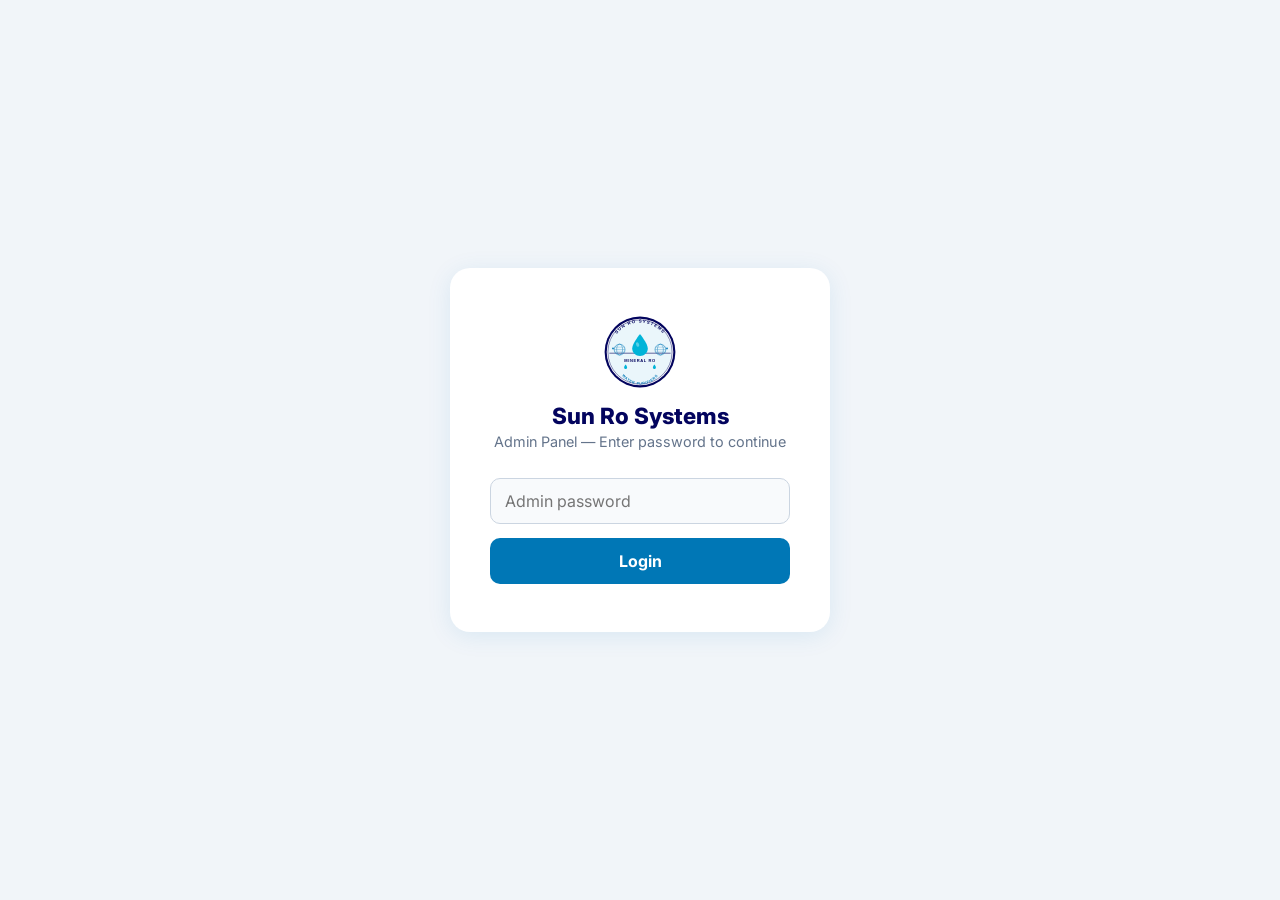
<file: admin.html>
<!DOCTYPE html>
<html lang="en">
<head>
  <meta charset="UTF-8" />
  <meta name="viewport" content="width=device-width, initial-scale=1.0" />
  <title>Admin Panel | Sun Ro Systems</title>
  <link rel="preconnect" href="https://fonts.googleapis.com" />
  <link href="https://fonts.googleapis.com/css2?family=Inter:wght@300;400;600;700;800&display=swap" rel="stylesheet" />
  <style>
    *, *::before, *::after { box-sizing: border-box; margin: 0; padding: 0; }
    :root {
      --blue: #0077b6; --cyan: #00b4d8; --dark: #03045e;
      --pale: #f0f9ff; --gray: #64748b; --white: #fff;
      --shadow: 0 4px 24px rgba(0,119,182,0.10);
    }
    body { font-family: 'Inter', sans-serif; background: #f1f5f9; color: #1e293b; min-height: 100vh; }

    /* ===== LOGIN GATE ===== */
    #loginGate { min-height: 100vh; display: flex; align-items: center; justify-content: center; }
    .login-box {
      background: #fff; border-radius: 20px; padding: 48px 40px;
      box-shadow: var(--shadow); width: 100%; max-width: 380px; text-align: center;
    }
    .login-box img { height: 72px; margin-bottom: 10px; }
    .login-box h2 { font-size: 1.4rem; font-weight: 800; color: var(--dark); margin-bottom: 4px; }
    .login-box p  { font-size: .9rem; color: var(--gray); margin-bottom: 28px; }
    .login-box input {
      width: 100%; border: 1px solid #cbd5e1; border-radius: 10px;
      padding: 12px 14px; font-size: 1rem; font-family: inherit;
      outline: none; margin-bottom: 14px; background: #f8fafc;
    }
    .login-box input:focus { border-color: var(--blue); background: #fff; }
    .login-box button {
      width: 100%; background: var(--blue); color: #fff; border: none;
      border-radius: 10px; padding: 13px; font-size: 1rem; font-weight: 700;
      font-family: inherit; cursor: pointer; transition: background .2s;
    }
    .login-box button:hover { background: var(--dark); }
    .login-error {
      display: none; margin-top: 12px; background: #fee2e2; color: #991b1b;
      padding: 10px; border-radius: 8px; font-size: .9rem;
    }

    /* ===== DASHBOARD ===== */
    #dashboard { display: none; }

    .topbar {
      background: var(--dark); color: #fff; padding: 0 28px; height: 64px;
      display: flex; align-items: center; justify-content: space-between;
    }
    .topbar-brand { display: flex; align-items: center; gap: 12px; font-size: 1.05rem; font-weight: 700; }
    .topbar-brand img { height: 42px; width: auto; }
    .topbar-right { display: flex; align-items: center; gap: 16px; }
    .btn-logout {
      background: rgba(255,255,255,0.15); color: #fff;
      border: 1px solid rgba(255,255,255,0.3); padding: 6px 16px;
      border-radius: 8px; font-family: inherit; cursor: pointer;
      font-size: .9rem; transition: background .2s;
    }
    .btn-logout:hover { background: rgba(255,255,255,0.25); }

    .page-inner { max-width: 1280px; margin: 0 auto; padding: 28px 20px; }

    /* ===== STATS ROW ===== */
    .stats-row {
      display: grid; grid-template-columns: repeat(5, 1fr);
      gap: 14px; margin-bottom: 24px;
    }
    @media (max-width: 800px) { .stats-row { grid-template-columns: repeat(3, 1fr); } }
    @media (max-width: 500px) { .stats-row { grid-template-columns: repeat(2, 1fr); } }

    .stat-card {
      background: #fff; border-radius: 14px; padding: 18px 20px;
      box-shadow: var(--shadow); border-left: 4px solid var(--blue);
    }
    .stat-card.svc   { border-color: #0077b6; }
    .stat-card.enq   { border-color: #7c3aed; }
    .stat-card.pend  { border-color: #f59e0b; }
    .stat-card.prog  { border-color: #3b82f6; }
    .stat-card.res   { border-color: #22c55e; }
    .stat-card .num  { font-size: 1.9rem; font-weight: 800; color: var(--dark); }
    .stat-card .lbl  { font-size: .82rem; color: var(--gray); font-weight: 600; margin-top: 2px; }

    /* ===== TABS ===== */
    .tabs { display: flex; gap: 4px; margin-bottom: 20px; }
    .tab-btn {
      padding: 10px 22px; border-radius: 10px 10px 0 0;
      border: none; font-family: inherit; font-size: .95rem; font-weight: 600;
      cursor: pointer; background: #e2e8f0; color: var(--gray);
      transition: background .2s, color .2s;
    }
    .tab-btn.active { background: #fff; color: var(--dark); box-shadow: 0 -2px 8px rgba(0,0,0,0.06); }
    .tab-badge {
      display: inline-block; background: var(--blue); color: #fff;
      font-size: .72rem; font-weight: 700; padding: 1px 8px;
      border-radius: 999px; margin-left: 6px; vertical-align: middle;
    }
    .tab-badge.enq-badge { background: #7c3aed; }

    /* ===== CONTROLS ===== */
    .controls {
      display: flex; align-items: center; gap: 10px;
      margin-bottom: 16px; flex-wrap: wrap;
    }
    .controls input {
      flex: 1; min-width: 200px; border: 1px solid #cbd5e1; border-radius: 10px;
      padding: 10px 14px; font-size: .95rem; font-family: inherit;
      outline: none; background: #fff;
    }
    .controls input:focus { border-color: var(--blue); }
    .controls select {
      border: 1px solid #cbd5e1; border-radius: 10px; padding: 10px 14px;
      font-size: .95rem; font-family: inherit; outline: none;
      background: #fff; cursor: pointer;
    }
    .btn-clear {
      background: #fee2e2; color: #991b1b; border: none; border-radius: 10px;
      padding: 10px 16px; font-size: .9rem; font-weight: 600;
      font-family: inherit; cursor: pointer; transition: background .2s; white-space: nowrap;
    }
    .btn-clear:hover { background: #fca5a5; }

    /* ===== TABLE ===== */
    .table-wrap { overflow-x: auto; }
    table { width: 100%; border-collapse: collapse; background: #fff; border-radius: 14px; overflow: hidden; box-shadow: var(--shadow); }
    thead { background: var(--dark); color: #fff; }
    thead th { padding: 13px 14px; text-align: left; font-size: .83rem; font-weight: 600; letter-spacing: .3px; white-space: nowrap; }
    tbody tr { border-bottom: 1px solid #f1f5f9; transition: background .15s; }
    tbody tr:last-child { border-bottom: none; }
    tbody tr:hover { background: #f8fafc; }
    tbody td { padding: 12px 14px; font-size: .86rem; color: #334155; vertical-align: top; }
    .td-name { font-weight: 700; color: var(--dark); }
    .td-phone a { color: var(--blue); text-decoration: none; }
    .td-phone a:hover { text-decoration: underline; }
    .td-date { white-space: nowrap; }
    .td-msg { max-width: 200px; word-break: break-word; color: var(--gray); font-size: .82rem; }

    /* Status badges */
    .status-badge { display: inline-block; padding: 3px 11px; border-radius: 999px; font-size: .76rem; font-weight: 700; white-space: nowrap; }
    .s-New        { background: #ede9fe; color: #5b21b6; }
    .s-Pending    { background: #fef3c7; color: #92400e; }
    .s-InProgress { background: #dbeafe; color: #1e40af; }
    .s-Resolved   { background: #dcfce7; color: #166534; }
    .s-Closed     { background: #f1f5f9; color: #64748b; }

    /* Action buttons */
    .actions { display: flex; gap: 5px; flex-wrap: wrap; }
    .btn-act {
      border: none; border-radius: 7px; padding: 4px 10px;
      font-size: .76rem; font-weight: 600; font-family: inherit;
      cursor: pointer; transition: opacity .2s;
    }
    .btn-act:hover { opacity: .8; }
    .btn-new      { background: #ede9fe; color: #5b21b6; }
    .btn-prog     { background: #dbeafe; color: #1e40af; }
    .btn-res      { background: #dcfce7; color: #166534; }
    .btn-close    { background: #f1f5f9; color: #64748b; }
    .btn-del      { background: #fee2e2; color: #991b1b; }

    /* Empty state */
    .empty-state {
      text-align: center; padding: 64px 20px; background: #fff;
      border-radius: 14px; box-shadow: var(--shadow);
    }
    .empty-state .ei { font-size: 3rem; margin-bottom: 12px; }
    .empty-state h3 { font-size: 1.2rem; color: var(--dark); margin-bottom: 6px; }
    .empty-state p  { font-size: .9rem; color: var(--gray); }
    .empty-state a  {
      display: inline-block; margin-top: 18px; background: var(--blue); color: #fff;
      padding: 11px 24px; border-radius: 10px; font-weight: 600;
      text-decoration: none; font-size: .95rem;
    }

    .back-link { display: inline-block; margin-top: 24px; color: var(--blue); font-size: .9rem; text-decoration: none; }
    .back-link:hover { text-decoration: underline; }
  </style>
</head>
<body>

  <!-- ===== LOGIN GATE ===== -->
  <div id="loginGate">
    <div class="login-box">
      <img src="logo.svg" alt="Sun Ro Systems" />
      <h2>Sun Ro Systems</h2>
      <p>Admin Panel — Enter password to continue</p>
      <input type="password" id="adminPass" placeholder="Admin password"
             onkeydown="if(event.key==='Enter') doLogin()" />
      <button onclick="doLogin()">Login</button>
      <div class="login-error" id="loginError">Incorrect password. Please try again.</div>
    </div>
  </div>

  <!-- ===== DASHBOARD ===== -->
  <div id="dashboard">
    <div class="topbar">
      <div class="topbar-brand">
        <img src="logo.svg" alt="Sun Ro Systems" />
        Admin Panel
      </div>
      <div class="topbar-right">
        <button class="btn-logout" onclick="doLogout()">Logout</button>
      </div>
    </div>

    <div class="page-inner">

      <!-- Stats -->
      <div class="stats-row">
        <div class="stat-card svc">
          <div class="num" id="statSvc">0</div>
          <div class="lbl">Service Requests</div>
        </div>
        <div class="stat-card enq">
          <div class="num" id="statEnq">0</div>
          <div class="lbl">Enquiries</div>
        </div>
        <div class="stat-card pend">
          <div class="num" id="statPend">0</div>
          <div class="lbl">Pending / New</div>
        </div>
        <div class="stat-card prog">
          <div class="num" id="statProg">0</div>
          <div class="lbl">In Progress</div>
        </div>
        <div class="stat-card res">
          <div class="num" id="statRes">0</div>
          <div class="lbl">Resolved / Closed</div>
        </div>
      </div>

      <!-- Tabs -->
      <div class="tabs">
        <button class="tab-btn active" id="tabSvcBtn" onclick="switchTab('svc')">
          🔧 Service Requests <span class="tab-badge" id="badgeSvc">0</span>
        </button>
        <button class="tab-btn" id="tabEnqBtn" onclick="switchTab('enq')">
          📩 Enquiries <span class="tab-badge enq-badge" id="badgeEnq">0</span>
        </button>
      </div>

      <!-- Controls -->
      <div class="controls">
        <input type="text" id="searchBox" placeholder="Search by name, phone…" oninput="renderActive()" />
        <select id="filterStatus" onchange="renderActive()">
          <option value="">All Statuses</option>
          <option value="Pending">Pending</option>
          <option value="New">New</option>
          <option value="In Progress">In Progress</option>
          <option value="Resolved">Resolved</option>
          <option value="Closed">Closed</option>
        </select>
        <button class="btn-clear" onclick="clearActive()">🗑 Clear All</button>
      </div>

      <div class="table-wrap" id="tableWrap"></div>
      <a href="index.html" class="back-link">← Back to Website</a>
    </div>
  </div>

  <script>
    const PASS     = 'sunro@2025';
    const SVC_KEY  = 'sunro_service_requests';
    const ENQ_KEY  = 'sunro_enquiries';
    let activeTab  = 'svc';

    /* ── Auth ── */
    function doLogin() {
      if (document.getElementById('adminPass').value === PASS) {
        document.getElementById('loginGate').style.display = 'none';
        document.getElementById('dashboard').style.display = 'block';
        refreshAll();
      } else {
        document.getElementById('loginError').style.display = 'block';
      }
    }
    function doLogout() {
      document.getElementById('loginGate').style.display = 'flex';
      document.getElementById('dashboard').style.display = 'none';
      document.getElementById('adminPass').value = '';
      document.getElementById('loginError').style.display = 'none';
    }

    /* ── Data helpers ── */
    function getSvc() { return JSON.parse(localStorage.getItem(SVC_KEY) || '[]'); }
    function getEnq() { return JSON.parse(localStorage.getItem(ENQ_KEY) || '[]'); }
    function saveSvc(d) { localStorage.setItem(SVC_KEY, JSON.stringify(d)); }
    function saveEnq(d) { localStorage.setItem(ENQ_KEY, JSON.stringify(d)); }

    /* ── Tab switch ── */
    function switchTab(tab) {
      activeTab = tab;
      document.getElementById('tabSvcBtn').classList.toggle('active', tab === 'svc');
      document.getElementById('tabEnqBtn').classList.toggle('active', tab === 'enq');
      document.getElementById('searchBox').value = '';
      document.getElementById('filterStatus').value = '';
      renderActive();
    }
    function renderActive() { activeTab === 'svc' ? renderSvc() : renderEnq(); }

    /* ── Stats refresh ── */
    function refreshAll() {
      const svc = getSvc(), enq = getEnq(), all = [...svc, ...enq];
      document.getElementById('statSvc').textContent  = svc.length;
      document.getElementById('statEnq').textContent  = enq.length;
      document.getElementById('badgeSvc').textContent = svc.length;
      document.getElementById('badgeEnq').textContent = enq.length;
      document.getElementById('statPend').textContent =
        all.filter(r => r.status === 'Pending' || r.status === 'New').length;
      document.getElementById('statProg').textContent =
        all.filter(r => r.status === 'In Progress').length;
      document.getElementById('statRes').textContent  =
        all.filter(r => r.status === 'Resolved' || r.status === 'Closed').length;
      renderActive();
    }

    /* ── Status update & delete ── */
    function updateSvcStatus(id, s) { saveSvc(getSvc().map(r => r.id===id ? {...r, status:s} : r)); refreshAll(); }
    function updateEnqStatus(id, s) { saveEnq(getEnq().map(r => r.id===id ? {...r, status:s} : r)); refreshAll(); }
    function deleteSvc(id) { if(!confirm('Delete this request?')) return; saveSvc(getSvc().filter(r=>r.id!==id)); refreshAll(); }
    function deleteEnq(id) { if(!confirm('Delete this enquiry?')) return; saveEnq(getEnq().filter(r=>r.id!==id)); refreshAll(); }

    function clearActive() {
      const msg = activeTab==='svc' ? 'Delete ALL service requests?' : 'Delete ALL enquiries?';
      if (!confirm(msg + ' This cannot be undone.')) return;
      if (activeTab==='svc') localStorage.removeItem(SVC_KEY);
      else localStorage.removeItem(ENQ_KEY);
      refreshAll();
    }

    /* ── Shared filter logic ── */
    function filtered(all, fields) {
      const search = document.getElementById('searchBox').value.toLowerCase();
      const fs     = document.getElementById('filterStatus').value;
      return all.filter(r => {
        const matchS = !search || fields.some(f => String(r[f]||'').toLowerCase().includes(search));
        const matchF = !fs || r.status === fs;
        return matchS && matchF;
      });
    }

    /* ── Service Requests table ── */
    function renderSvc() {
      const all  = getSvc();
      const rows = filtered(all, ['name','phone','address','problemType','email']);
      const wrap = document.getElementById('tableWrap');

      if (rows.length === 0) {
        wrap.innerHTML = emptyState(all.length === 0,
          'No service requests yet',
          'When a customer submits a service request it will appear here.',
          'index.html#service');
        return;
      }

      const sc = s => s.replace(' ','');
      const btns = r => {
        const b = [];
        if (r.status !== 'In Progress') b.push(`<button class="btn-act btn-prog" onclick="updateSvcStatus(${r.id},'In Progress')">In Progress</button>`);
        if (r.status !== 'Resolved')    b.push(`<button class="btn-act btn-res"  onclick="updateSvcStatus(${r.id},'Resolved')">Resolved</button>`);
        if (r.status !== 'Pending')     b.push(`<button class="btn-act"           onclick="updateSvcStatus(${r.id},'Pending')" style="background:#fef3c7;color:#92400e">Pending</button>`);
        b.push(`<button class="btn-act btn-del" onclick="deleteSvc(${r.id})">Delete</button>`);
        return b.join('');
      };

      wrap.innerHTML = `
        <table>
          <thead><tr>
            <th>#</th><th>Date Submitted</th><th>Customer</th><th>Phone</th>
            <th>Address</th><th>Machine</th><th>Problem</th>
            <th>Pref. Date</th><th>Description</th><th>Status</th><th>Actions</th>
          </tr></thead>
          <tbody>
            ${rows.map((r,i) => `
              <tr>
                <td>${i+1}</td>
                <td class="td-date">${h(r.submittedAt)}</td>
                <td class="td-name">${h(r.name)}<br/><small style="color:var(--gray);font-weight:400">${h(r.email)}</small></td>
                <td class="td-phone"><a href="tel:${r.phone}">${h(r.phone)}</a></td>
                <td>${h(r.address)}</td>
                <td>${h(r.machineType)}<br/><small style="color:var(--gray)">${h(r.model)}</small></td>
                <td>${h(r.problemType)}</td>
                <td class="td-date">${r.preferredDate||'—'}</td>
                <td class="td-msg">${h(r.description)}</td>
                <td><span class="status-badge s-${sc(r.status)}">${r.status}</span></td>
                <td><div class="actions">${btns(r)}</div></td>
              </tr>`).join('')}
          </tbody>
        </table>`;
    }

    /* ── Enquiries table ── */
    function renderEnq() {
      const all  = getEnq();
      const rows = filtered(all, ['name','phone','email','enquiryType','message']);
      const wrap = document.getElementById('tableWrap');

      if (rows.length === 0) {
        wrap.innerHTML = emptyState(all.length === 0,
          'No enquiries yet',
          'When a customer submits the contact form it will appear here.',
          'index.html#contact');
        return;
      }

      const sc = s => s.replace(' ','');
      const btns = r => {
        const b = [];
        if (r.status !== 'In Progress') b.push(`<button class="btn-act btn-prog"  onclick="updateEnqStatus(${r.id},'In Progress')">In Progress</button>`);
        if (r.status !== 'Resolved')    b.push(`<button class="btn-act btn-res"   onclick="updateEnqStatus(${r.id},'Resolved')">Resolved</button>`);
        if (r.status !== 'Closed')      b.push(`<button class="btn-act btn-close" onclick="updateEnqStatus(${r.id},'Closed')">Close</button>`);
        if (r.status !== 'New')         b.push(`<button class="btn-act btn-new"   onclick="updateEnqStatus(${r.id},'New')" style="background:#ede9fe;color:#5b21b6">New</button>`);
        b.push(`<button class="btn-act btn-del" onclick="deleteEnq(${r.id})">Delete</button>`);
        return b.join('');
      };

      wrap.innerHTML = `
        <table>
          <thead><tr>
            <th>#</th><th>Date Submitted</th><th>Customer</th><th>Phone</th>
            <th>Email</th><th>Enquiry Type</th><th>Message</th>
            <th>Status</th><th>Actions</th>
          </tr></thead>
          <tbody>
            ${rows.map((r,i) => `
              <tr>
                <td>${i+1}</td>
                <td class="td-date">${h(r.submittedAt)}</td>
                <td class="td-name">${h(r.name)}</td>
                <td class="td-phone"><a href="tel:${r.phone}">${h(r.phone)}</a></td>
                <td><a href="mailto:${r.email}" style="color:var(--blue);text-decoration:none">${h(r.email)}</a></td>
                <td>${h(r.enquiryType)}</td>
                <td class="td-msg">${h(r.message)}</td>
                <td><span class="status-badge s-${sc(r.status)}">${r.status}</span></td>
                <td><div class="actions">${btns(r)}</div></td>
              </tr>`).join('')}
          </tbody>
        </table>`;
    }

    function emptyState(isEmpty, title, desc, link) {
      return `<div class="empty-state">
        <div class="ei">${isEmpty ? '📋' : '🔍'}</div>
        <h3>${isEmpty ? title : 'No results found'}</h3>
        <p>${isEmpty ? desc : 'Try adjusting your search or filter.'}</p>
        ${isEmpty ? `<a href="${link}">Go to Form</a>` : ''}
      </div>`;
    }

    function h(str) {
      return String(str||'')
        .replace(/&/g,'&amp;').replace(/</g,'&lt;')
        .replace(/>/g,'&gt;').replace(/"/g,'&quot;');
    }
  </script>
</body>
</html>
</file>
<file: style.css>
/* ===== RESET & BASE ===== */
*, *::before, *::after { box-sizing: border-box; margin: 0; padding: 0; }

:root {
  --blue:    #0077b6;
  --cyan:    #00b4d8;
  --light:   #90e0ef;
  --pale:    #f0f9ff;
  --dark:    #03045e;
  --gray:    #64748b;
  --white:   #ffffff;
  --shadow:  0 4px 24px rgba(0,119,182,0.10);
}

html { scroll-behavior: smooth; }

body {
  font-family: 'Inter', sans-serif;
  color: #1e293b;
  background: #fff;
  line-height: 1.65;
}

.container { max-width: 1160px; margin: 0 auto; padding: 0 20px; }

.accent { color: var(--blue); }

/* ===== SCROLL REVEAL ===== */
.reveal { opacity: 0; transform: translateY(30px); transition: opacity .6s ease, transform .6s ease; }
.reveal.visible { opacity: 1; transform: none; }

/* ===== NAVBAR ===== */
.navbar {
  position: sticky; top: 0; z-index: 1000;
  background: rgba(255,255,255,0.96);
  backdrop-filter: blur(10px);
  box-shadow: 0 1px 16px rgba(0,0,0,0.08);
}

.nav-inner {
  display: flex; align-items: center; justify-content: space-between;
  padding: 16px 20px;
}

.logo {
  display: flex; align-items: center; gap: 8px;
  text-decoration: none; color: var(--dark);
  font-size: 1.3rem;
}
.logo-img { height: 52px; width: auto; display: block; }
.footer-logo-img { height: 64px; width: auto; display: block; margin-bottom: 10px; }
.logo-drop { font-size: 1.5rem; }
.logo-text strong { color: var(--blue); }

.nav-links { display: flex; align-items: center; gap: 28px; }
.nav-links a {
  text-decoration: none; color: var(--gray);
  font-weight: 500; font-size: .95rem;
  transition: color .2s;
}
.nav-links a:hover { color: var(--blue); }

.btn-nav {
  background: var(--blue); color: var(--white) !important;
  padding: 8px 20px; border-radius: 999px;
  transition: background .2s !important;
}
.btn-nav:hover { background: var(--dark) !important; }

.hamburger {
  display: none; background: none; border: none;
  font-size: 1.6rem; cursor: pointer; color: var(--dark);
}

.mobile-menu {
  display: none; flex-direction: column;
  background: #fff; padding: 16px 20px;
  border-top: 1px solid #e2e8f0;
}
.mobile-menu.open { display: flex; }
.mobile-menu a {
  padding: 10px 0; text-decoration: none;
  color: var(--gray); font-weight: 500;
  border-bottom: 1px solid #f1f5f9;
}

@media (max-width: 768px) {
  .nav-links { display: none; }
  .hamburger { display: block; }
}

/* ===== HERO ===== */
.hero {
  position: relative; overflow: hidden;
  background: linear-gradient(135deg, var(--dark) 0%, var(--blue) 60%, var(--cyan) 100%);
  padding: 120px 0 80px;
  min-height: 90vh; display: flex; align-items: center;
}

.hero-bg {
  position: absolute; inset: 0;
  background: url("data:image/svg+xml,%3Csvg width='60' height='60' viewBox='0 0 60 60' xmlns='http://www.w3.org/2000/svg'%3E%3Cg fill='none' fill-rule='evenodd'%3E%3Cg fill='%23ffffff' fill-opacity='0.04'%3E%3Ccircle cx='30' cy='30' r='4'/%3E%3C/g%3E%3C/g%3E%3C/svg%3E") repeat;
}

.hero-content { position: relative; z-index: 1; max-width: 680px; }

.hero-badge {
  display: inline-block;
  background: rgba(255,255,255,0.15);
  color: var(--white); border: 1px solid rgba(255,255,255,0.3);
  padding: 6px 16px; border-radius: 999px;
  font-size: .85rem; font-weight: 600; letter-spacing: .5px;
  margin-bottom: 20px;
}

.hero h1 {
  font-size: clamp(2.4rem, 6vw, 4rem);
  font-weight: 800; color: var(--white);
  line-height: 1.15; margin-bottom: 20px;
}

.hero h1 .accent { color: var(--light); }

.hero p {
  font-size: 1.15rem; color: rgba(255,255,255,0.85);
  max-width: 520px; margin-bottom: 36px;
}

.hero-cta { display: flex; gap: 16px; flex-wrap: wrap; }

.btn-primary {
  display: inline-block;
  background: var(--white); color: var(--blue);
  padding: 14px 32px; border-radius: 999px;
  font-weight: 700; font-size: 1rem; text-decoration: none;
  box-shadow: 0 4px 20px rgba(0,0,0,0.2);
  transition: transform .2s, box-shadow .2s;
}
.btn-primary:hover { transform: translateY(-2px); box-shadow: 0 8px 28px rgba(0,0,0,0.25); }

.btn-outline {
  display: inline-block;
  border: 2px solid rgba(255,255,255,0.6); color: var(--white);
  padding: 12px 30px; border-radius: 999px;
  font-weight: 600; font-size: 1rem; text-decoration: none;
  transition: background .2s, border-color .2s;
}
.btn-outline:hover { background: rgba(255,255,255,0.1); border-color: var(--white); }

.hero-wave {
  position: absolute; bottom: 0; left: 0; right: 0;
}
.hero-wave svg { display: block; width: 100%; height: 80px; }

/* ===== STATS STRIP ===== */
.stats-strip {
  background: var(--pale); padding: 50px 0;
}

.stats-grid {
  display: grid; grid-template-columns: repeat(4, 1fr);
  gap: 20px; text-align: center;
}

.stat-num {
  display: block; font-size: 2.2rem; font-weight: 800; color: var(--blue);
}
.stat-label { font-size: .9rem; color: var(--gray); font-weight: 500; }

@media (max-width: 600px) {
  .stats-grid { grid-template-columns: repeat(2, 1fr); }
}

/* ===== SECTION HEADER ===== */
.section-header {
  text-align: center; margin-bottom: 56px;
}
.section-header h2 {
  font-size: clamp(1.8rem, 4vw, 2.6rem); font-weight: 800;
  margin-bottom: 12px;
}
.section-header p { color: var(--gray); font-size: 1.05rem; max-width: 540px; margin: 0 auto; }

/* ===== PRODUCTS ===== */
.products { padding: 90px 0; background: #fff; }

.product-grid {
  display: grid; grid-template-columns: repeat(3, 1fr);
  gap: 28px;
}

@media (max-width: 900px) { .product-grid { grid-template-columns: 1fr; max-width: 440px; margin: 0 auto; } }

.product-card {
  position: relative;
  border: 1px solid #e2e8f0; border-radius: 20px;
  padding: 36px 28px; background: #fff;
  box-shadow: var(--shadow);
  transition: transform .25s, box-shadow .25s;
  display: flex; flex-direction: column;
}
.product-card:hover { transform: translateY(-6px); box-shadow: 0 12px 40px rgba(0,119,182,0.15); }

.product-card.featured {
  border-color: var(--blue);
  background: linear-gradient(160deg, #f0f9ff 0%, #fff 100%);
}

.badge-popular {
  position: absolute; top: -14px; left: 50%; transform: translateX(-50%);
  background: var(--blue); color: #fff;
  padding: 4px 18px; border-radius: 999px; font-size: .8rem; font-weight: 700;
}

.product-icon { font-size: 2.5rem; margin-bottom: 16px; }

.product-card h3 { font-size: 1.25rem; font-weight: 700; margin-bottom: 10px; color: var(--dark); }
.product-card p { color: var(--gray); font-size: .95rem; margin-bottom: 16px; }

.product-card ul {
  list-style: none; margin-bottom: 24px; flex: 1;
}
.product-card ul li {
  padding: 5px 0; color: #475569; font-size: .9rem;
}
.product-card ul li::before { content: "✔ "; color: var(--blue); font-weight: 700; }

.btn-card {
  display: block; text-align: center;
  background: var(--blue); color: #fff;
  padding: 12px; border-radius: 12px;
  font-weight: 600; text-decoration: none;
  transition: background .2s;
}
.btn-card:hover { background: var(--dark); }

.product-tag {
  display: inline-block;
  background: #e0f2fe; color: var(--blue);
  font-size: .72rem; font-weight: 700; letter-spacing: .03em;
  padding: 4px 12px; border-radius: 999px;
  margin-bottom: 14px;
}

.price-tag {
  text-align: center;
  font-size: .9rem; font-weight: 600;
  color: var(--blue);
  background: #f0f9ff;
  border: 1.5px dashed var(--blue);
  border-radius: 8px;
  padding: 8px 12px;
  margin-bottom: 12px;
}

/* ===== WHY US ===== */
.why-us { padding: 90px 0; background: var(--pale); }

.features-grid {
  display: grid; grid-template-columns: repeat(3, 1fr);
  gap: 28px;
}

@media (max-width: 900px) { .features-grid { grid-template-columns: repeat(2, 1fr); } }
@media (max-width: 560px) { .features-grid { grid-template-columns: 1fr; } }

.feature {
  background: #fff; border-radius: 16px; padding: 28px;
  box-shadow: var(--shadow); transition: transform .25s;
}
.feature:hover { transform: translateY(-4px); }

.feature-icon { font-size: 2rem; margin-bottom: 12px; }
.feature h4 { font-size: 1.05rem; font-weight: 700; margin-bottom: 8px; color: var(--dark); }
.feature p { font-size: .9rem; color: var(--gray); }

/* ===== ABOUT ===== */
.about { padding: 90px 0; background: #fff; }

.about-inner {
  display: grid; grid-template-columns: 1fr 1.6fr;
  gap: 60px; align-items: center;
}

@media (max-width: 768px) { .about-inner { grid-template-columns: 1fr; } }

.about-visual {
  display: flex; justify-content: center; align-items: center;
}

.drop-animation {
  position: relative; width: 200px; height: 200px;
  display: flex; justify-content: center; align-items: center;
}

.drop-circle {
  width: 160px; height: 160px; border-radius: 50%;
  background: linear-gradient(135deg, var(--cyan), var(--blue));
  position: absolute;
}

.ripple {
  position: absolute; border-radius: 50%;
  border: 2px solid var(--cyan); opacity: 0;
  animation: ripple 3s infinite;
}
.r1 { width: 180px; height: 180px; animation-delay: 0s; }
.r2 { width: 220px; height: 220px; animation-delay: 1s; }
.r3 { width: 260px; height: 260px; animation-delay: 2s; }

@keyframes ripple {
  0%   { opacity: .6; transform: scale(.8); }
  100% { opacity: 0;  transform: scale(1.4); }
}

.drop-emoji {
  position: relative; z-index: 1; font-size: 4rem;
  animation: float 3s ease-in-out infinite;
}

@keyframes float {
  0%, 100% { transform: translateY(0); }
  50%       { transform: translateY(-12px); }
}

.about-text h2 { font-size: clamp(1.7rem, 3.5vw, 2.3rem); font-weight: 800; margin-bottom: 20px; }
.about-text p { color: var(--gray); margin-bottom: 16px; font-size: .97rem; }

.about-highlights {
  display: flex; gap: 32px; margin-top: 28px;
}
.highlight {
  display: flex; flex-direction: column; align-items: center;
  background: var(--pale); border-radius: 12px; padding: 16px 20px;
}
.highlight strong { font-size: 1.5rem; font-weight: 800; color: var(--blue); }
.highlight span { font-size: .8rem; color: var(--gray); }

/* ===== CONTACT ===== */
.contact { padding: 90px 0; background: var(--pale); }

.contact-wrap {
  display: grid; grid-template-columns: 1.5fr 1fr;
  gap: 48px; align-items: start;
}

@media (max-width: 820px) { .contact-wrap { grid-template-columns: 1fr; } }

.contact-form { background: #fff; border-radius: 20px; padding: 36px; box-shadow: var(--shadow); }

.form-row { display: grid; grid-template-columns: 1fr 1fr; gap: 16px; }
@media (max-width: 500px) { .form-row { grid-template-columns: 1fr; } }

.form-group { margin-bottom: 18px; }
.form-group label { display: block; font-size: .88rem; font-weight: 600; color: #374151; margin-bottom: 6px; }

.form-group input,
.form-group select,
.form-group textarea {
  width: 100%;
  border: 1px solid #cbd5e1; border-radius: 10px;
  padding: 11px 14px; font-size: .95rem; font-family: inherit;
  outline: none; transition: border-color .2s;
  background: #f8fafc;
}
.form-group input:focus,
.form-group select:focus,
.form-group textarea:focus { border-color: var(--blue); background: #fff; }

.btn-primary.full-width {
  width: 100%; text-align: center; cursor: pointer;
  border: none; color: var(--blue); font-family: inherit;
}

.form-success {
  display: none; margin-top: 16px;
  background: #dcfce7; color: #166534;
  padding: 12px 16px; border-radius: 10px;
  font-size: .9rem; font-weight: 500;
}

.contact-info { padding: 4px 0; }
.contact-info h3 { font-size: 1.3rem; font-weight: 700; margin-bottom: 24px; color: var(--dark); }

.info-item {
  display: flex; gap: 14px; align-items: flex-start;
  margin-bottom: 22px;
}
.info-icon { font-size: 1.3rem; margin-top: 2px; }
.info-item a { color: var(--blue); text-decoration: none; }
.info-item a:hover { text-decoration: underline; }
.info-item div { color: #475569; font-size: .95rem; line-height: 1.6; }

.whatsapp-btn { margin-top: 28px; }
.whatsapp-btn a {
  display: inline-block;
  background: #25d366; color: #fff;
  padding: 12px 24px; border-radius: 999px;
  font-weight: 700; text-decoration: none;
  font-size: .95rem; transition: background .2s;
}
.whatsapp-btn a:hover { background: #1ebe5d; }

/* ===== SERVICE REQUEST ===== */
.service-request { padding: 90px 0; background: var(--pale); }

.service-wrap {
  display: grid; grid-template-columns: 1.5fr 1fr;
  gap: 48px; align-items: start;
}

@media (max-width: 820px) { .service-wrap { grid-template-columns: 1fr; } }

.service-form {
  background: #fff; border-radius: 20px;
  padding: 36px; box-shadow: var(--shadow);
  border: 1px solid #e2e8f0;
}

.service-info { display: flex; flex-direction: column; gap: 18px; }

.svc-highlight {
  background: #fff; border-radius: 16px; padding: 22px;
  box-shadow: var(--shadow); display: flex; flex-direction: column; gap: 6px;
  transition: transform .25s;
}
.svc-highlight:hover { transform: translateY(-3px); }

.svc-icon { font-size: 1.8rem; }
.svc-highlight h4 { font-size: 1rem; font-weight: 700; color: var(--dark); }
.svc-highlight p { font-size: .9rem; color: var(--gray); }

.svc-admin-link { margin-top: 8px; text-align: center; }
.btn-admin {
  display: inline-block;
  background: var(--dark); color: #fff;
  padding: 13px 28px; border-radius: 12px;
  font-weight: 600; text-decoration: none; font-size: .95rem;
  transition: background .2s;
}
.btn-admin:hover { background: var(--blue); }

/* ===== FOOTER ===== */
.footer { background: var(--dark); color: rgba(255,255,255,0.8); padding: 64px 0 0; }

.footer-inner {
  display: grid; grid-template-columns: 2fr 1fr 1fr 1fr;
  gap: 40px; padding-bottom: 40px;
}

@media (max-width: 820px) { .footer-inner { grid-template-columns: 1fr 1fr; } }
@media (max-width: 480px) { .footer-inner { grid-template-columns: 1fr; } }

.footer-brand .logo-text { color: #fff; font-size: 1.2rem; }
.footer-brand .logo-text strong { color: var(--light); }
.footer-brand p { margin-top: 12px; font-size: .9rem; color: rgba(255,255,255,0.6); line-height: 1.7; }

.footer-links h4 { color: #fff; font-weight: 700; margin-bottom: 16px; }
.footer-links a {
  display: block; color: rgba(255,255,255,0.6);
  text-decoration: none; font-size: .9rem; margin-bottom: 10px;
  transition: color .2s;
}
.footer-links a:hover { color: var(--light); }

.footer-bottom {
  border-top: 1px solid rgba(255,255,255,0.1);
  text-align: center; padding: 20px;
  font-size: .85rem; color: rgba(255,255,255,0.4);
}
</file>
